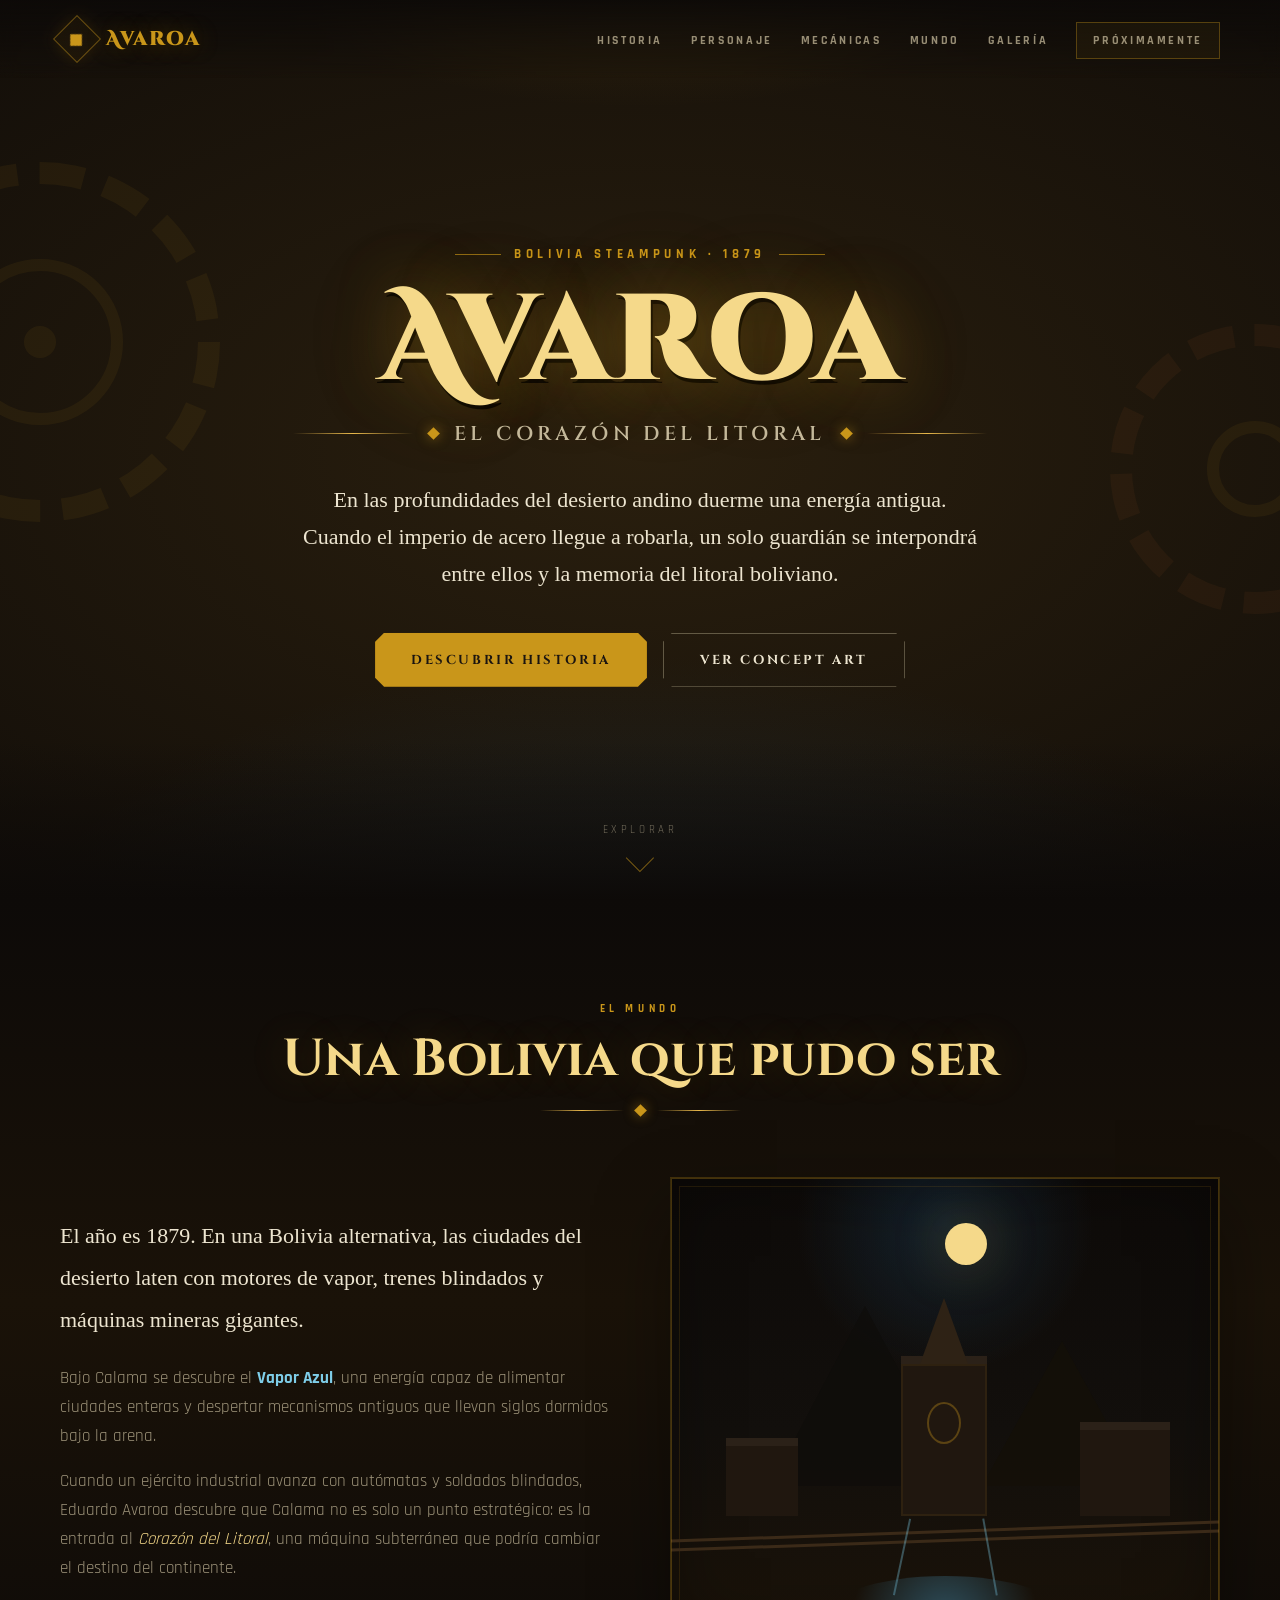
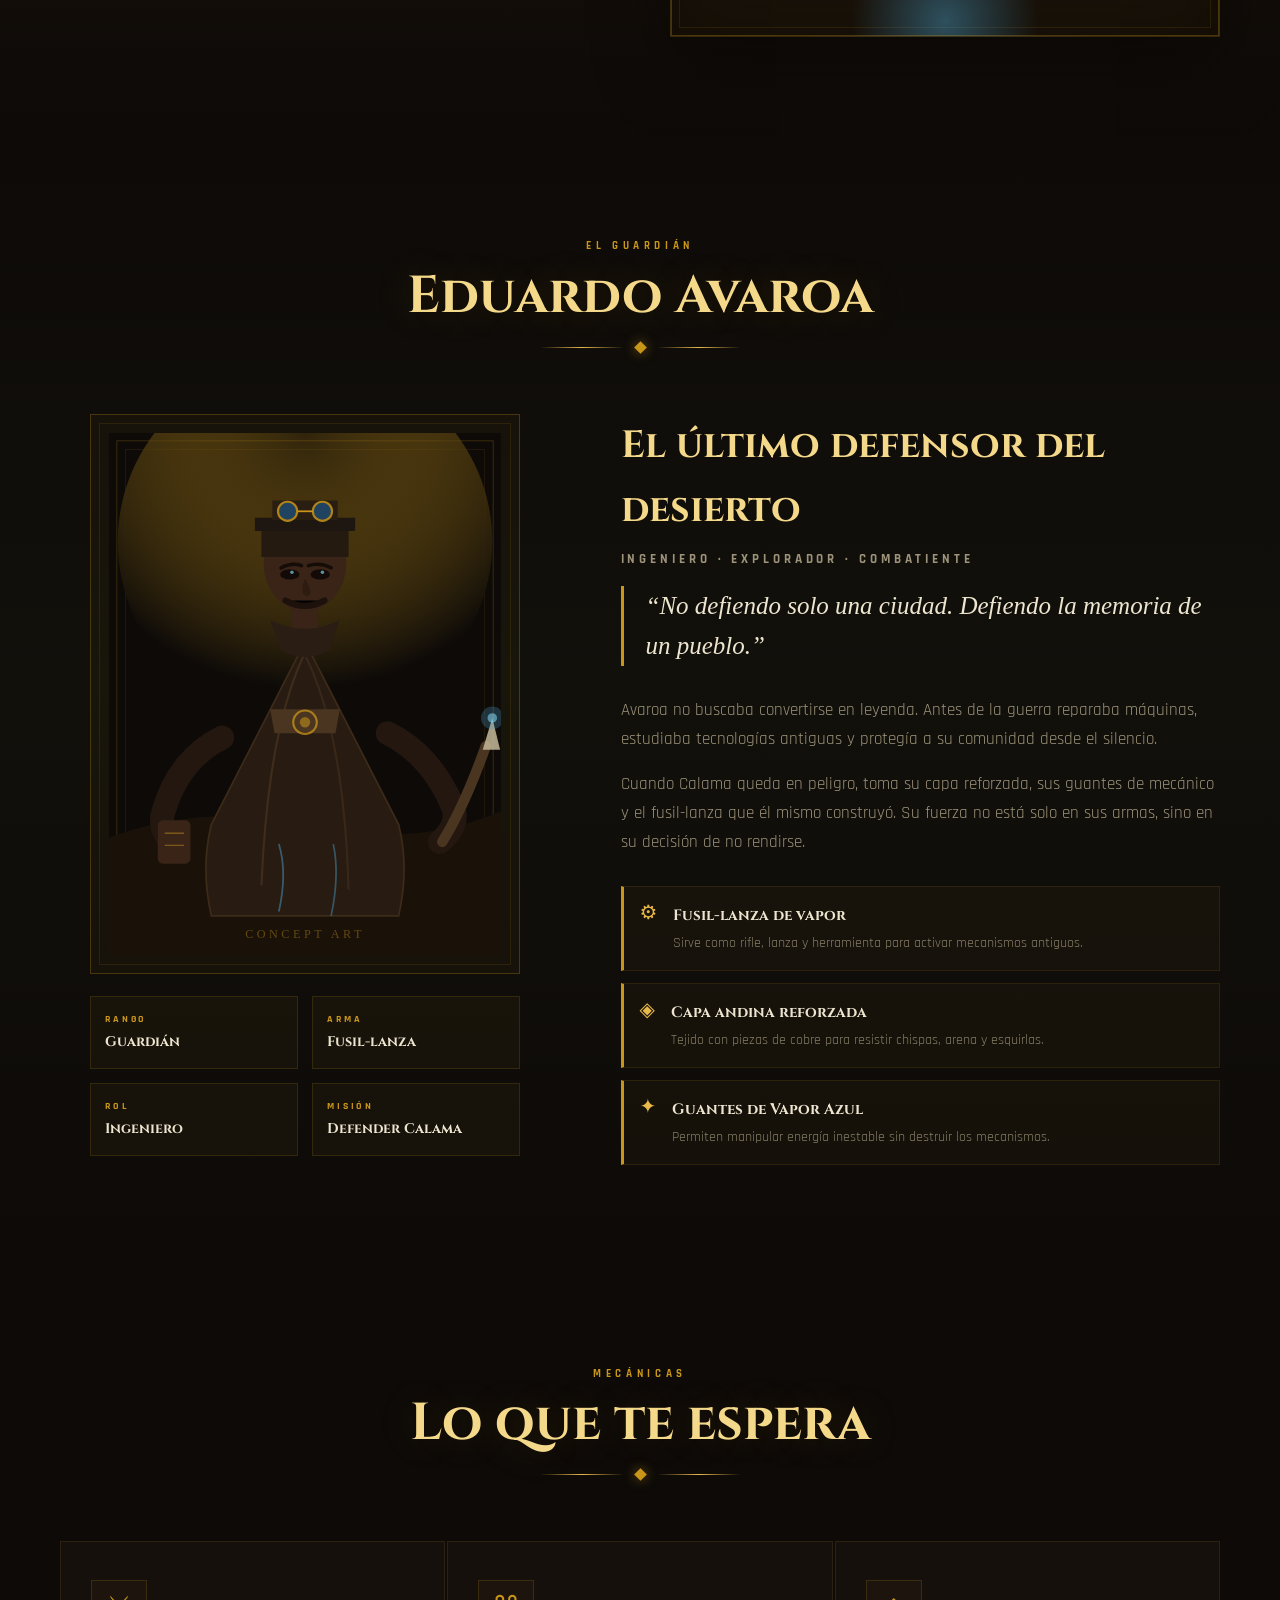
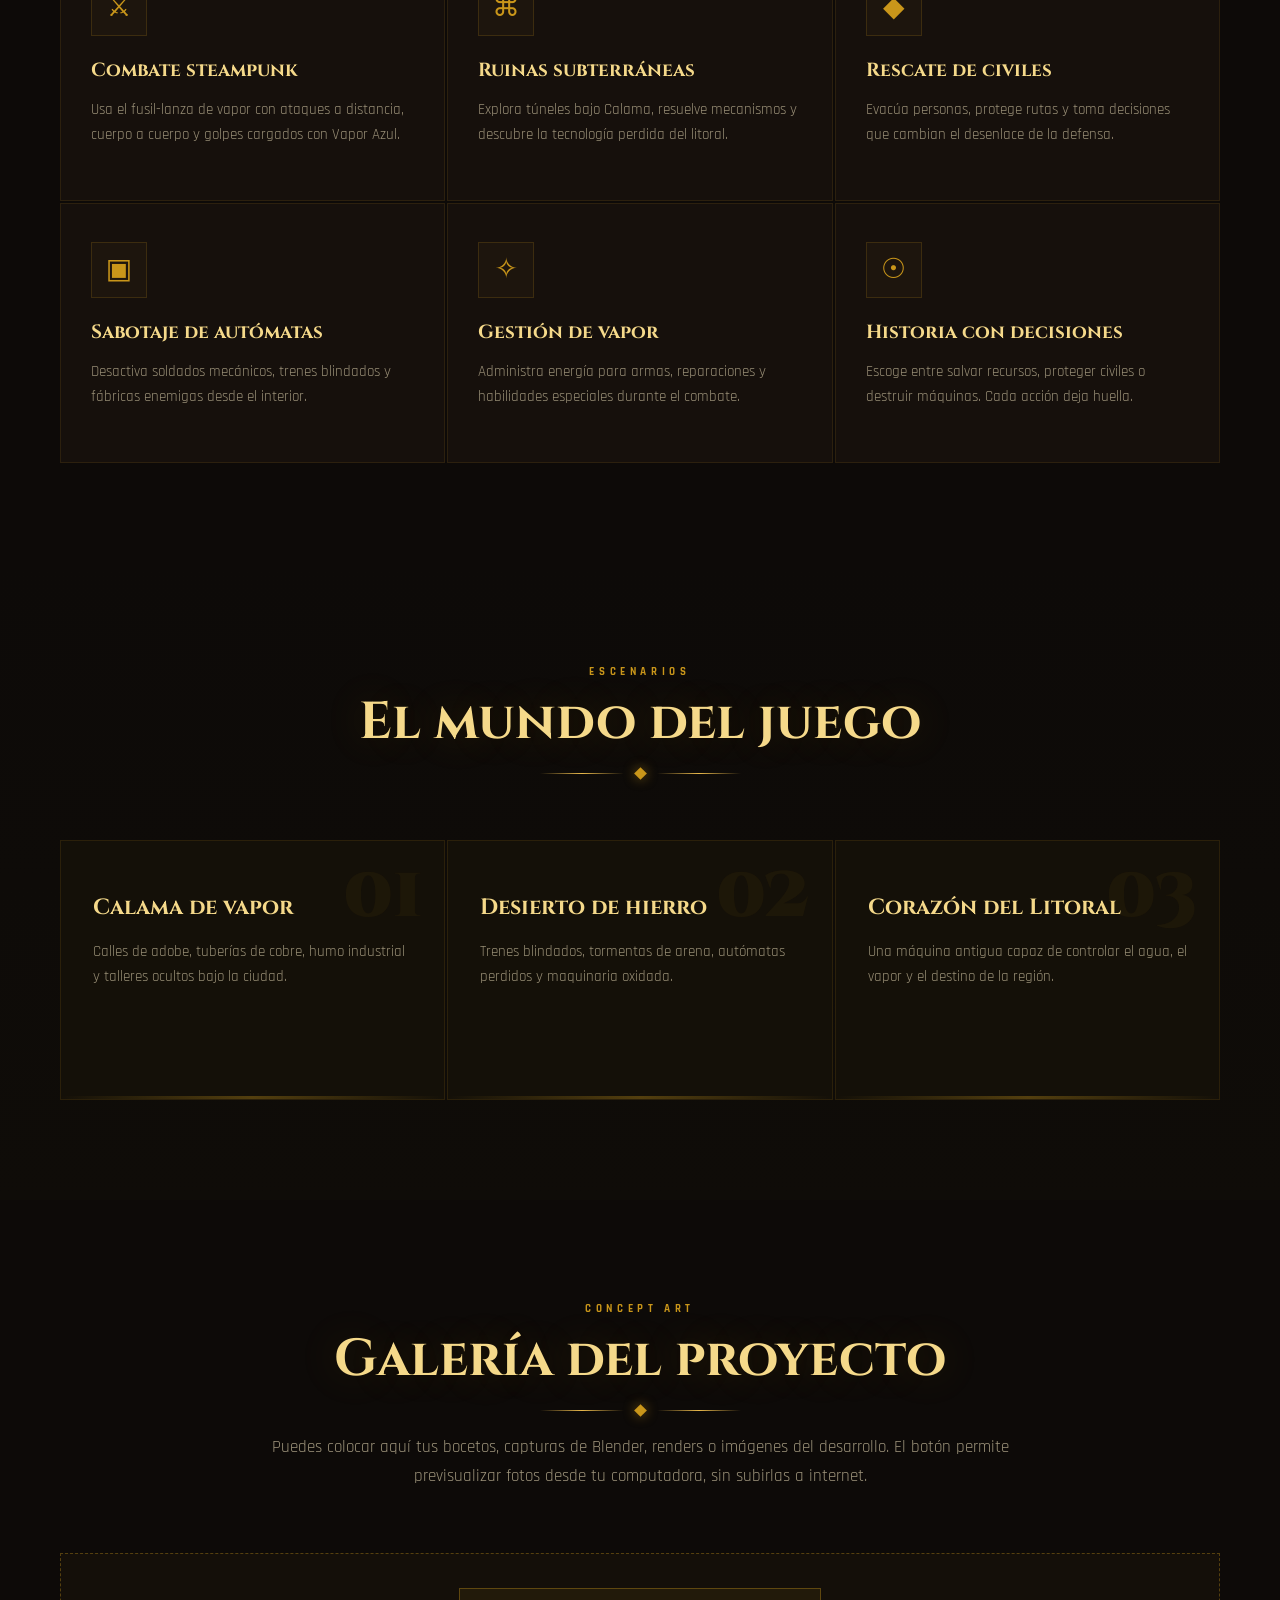
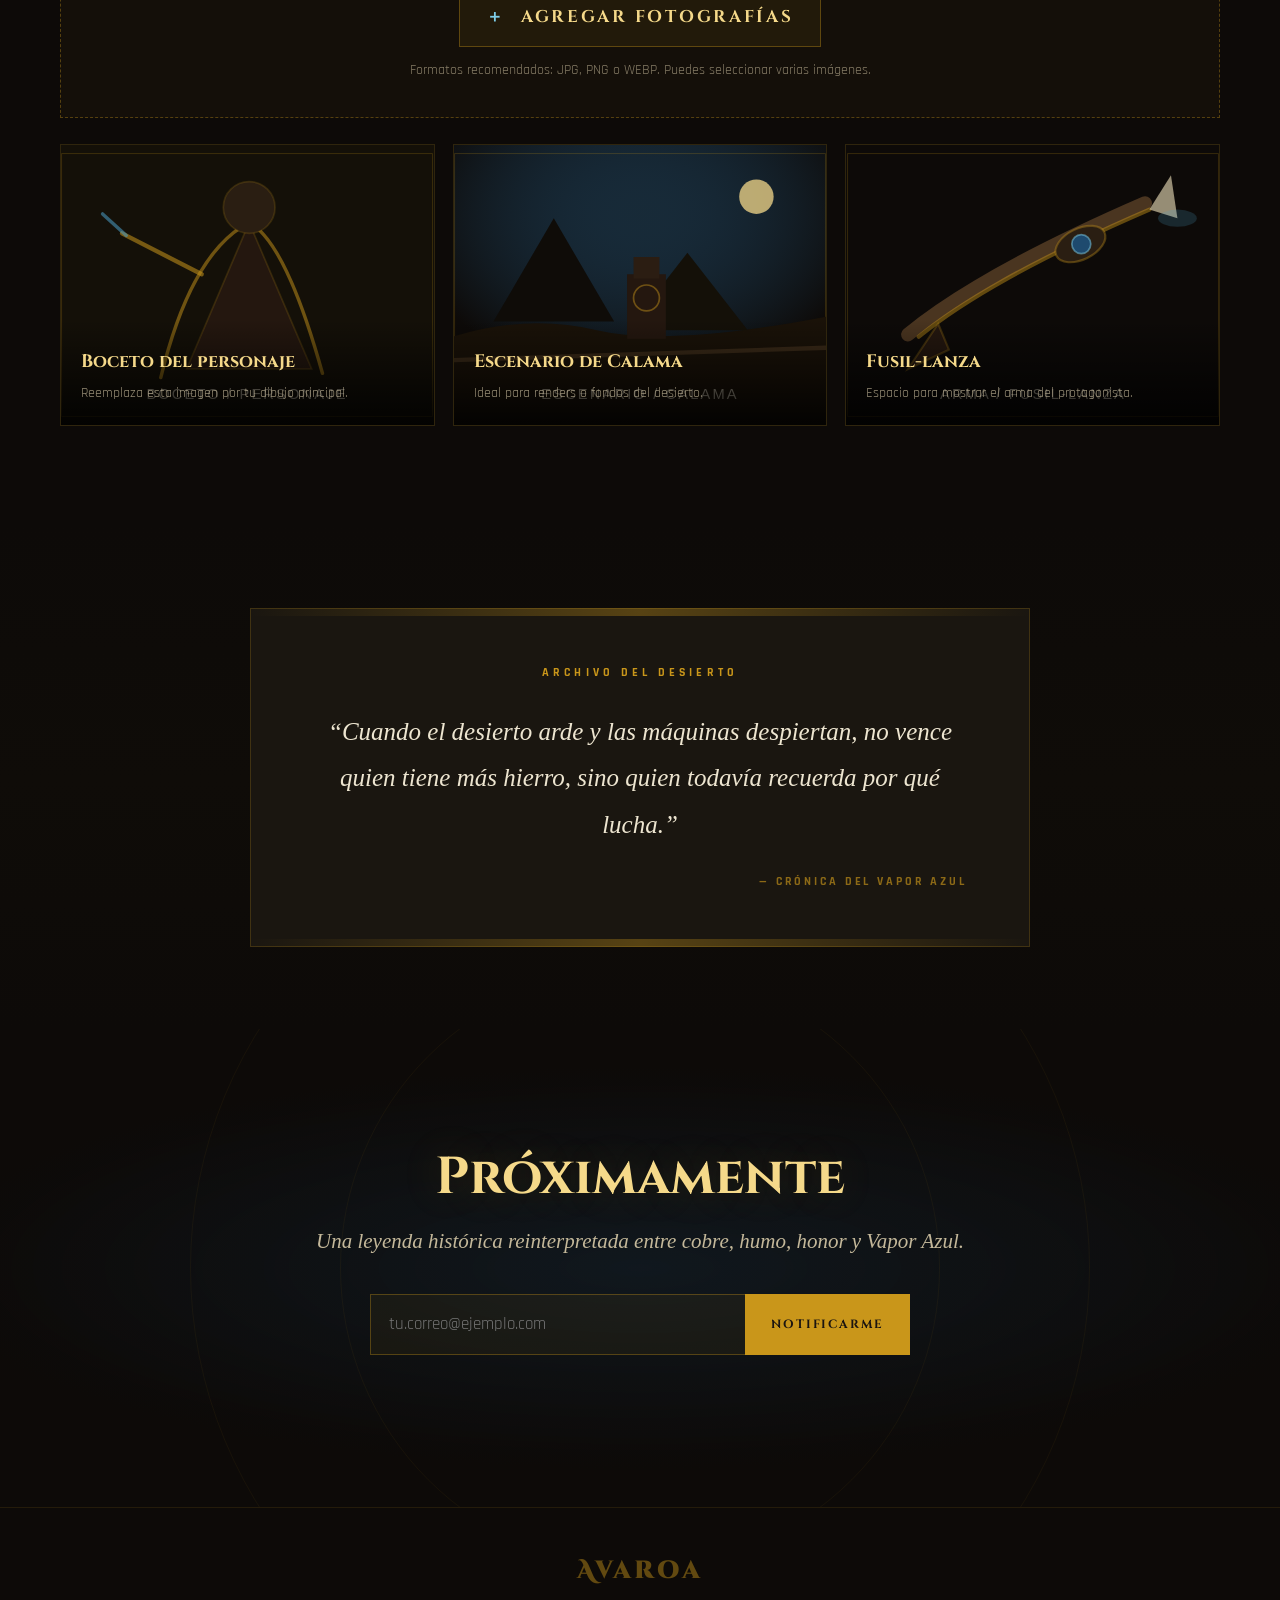
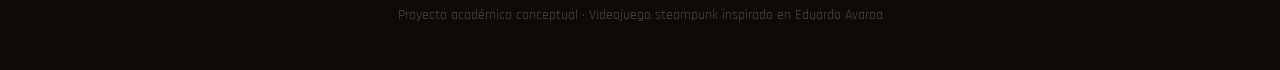
<file: index.html>
<!DOCTYPE html>
<html lang="es">
<head>
  <meta charset="UTF-8" />
  <meta name="viewport" content="width=device-width, initial-scale=1.0" />
  <title>Avaroa: El Corazón del Litoral</title>
  <meta name="description" content="Landing page conceptual del videojuego Avaroa: El Corazón del Litoral, una aventura steampunk inspirada en Eduardo Abaroa." />

  <!-- Fuentes: si no hay internet, el navegador usará las fuentes de respaldo. -->
  <link rel="preconnect" href="https://fonts.googleapis.com" />
  <link rel="preconnect" href="https://fonts.gstatic.com" crossorigin />
  <link href="https://fonts.googleapis.com/css2?family=Cinzel+Decorative:wght@700;900&family=Cinzel:wght@400;600;700&family=IM+Fell+English:ital@0;1&family=Rajdhani:wght@300;400;600;700&display=swap" rel="stylesheet" />

  <link rel="stylesheet" href="css/styles.css" />
</head>
<body>
  <header class="site-header" id="top">
    <nav class="navbar container" aria-label="Navegación principal">
      <a href="#inicio" class="brand" aria-label="Ir al inicio">
        <span class="brand-mark">◆</span>
        <span>Avaroa</span>
      </a>

      <button class="nav-toggle" id="navToggle" aria-label="Abrir menú" aria-expanded="false">
        <span></span>
        <span></span>
        <span></span>
      </button>

      <ul class="nav-links" id="navLinks">
        <li><a href="#historia">Historia</a></li>
        <li><a href="#personaje">Personaje</a></li>
        <li><a href="#mecanicas">Mecánicas</a></li>
        <li><a href="#mundo">Mundo</a></li>
        <li><a href="#galeria">Galería</a></li>
        <li><a href="#contacto" class="nav-cta">Próximamente</a></li>
      </ul>
    </nav>
  </header>

  <main>
    <!-- HERO -->
    <section class="hero" id="inicio">
      <div class="hero-bg"></div>
      <div class="gear gear-left" aria-hidden="true"></div>
      <div class="gear gear-right" aria-hidden="true"></div>
      <div class="steam-field" aria-hidden="true">
        <span style="--x:12%;--dur:9s;--delay:0s"></span>
        <span style="--x:24%;--dur:11s;--delay:2s"></span>
        <span style="--x:38%;--dur:8s;--delay:1s"></span>
        <span style="--x:53%;--dur:12s;--delay:3s"></span>
        <span style="--x:66%;--dur:10s;--delay:.5s"></span>
        <span style="--x:79%;--dur:9s;--delay:4s"></span>
        <span style="--x:90%;--dur:13s;--delay:1.5s"></span>
      </div>

      <div class="container hero-content reveal">
        <p class="eyebrow">Bolivia Steampunk · 1879</p>
        <h1>Avaroa</h1>
        <div class="title-divider">
          <span></span><i></i><strong>El Corazón del Litoral</strong><i></i><span></span>
        </div>
        <p class="hero-description">
          En las profundidades del desierto andino duerme una energía antigua. Cuando el imperio de acero llegue a robarla, un solo guardián se interpondrá entre ellos y la memoria del litoral boliviano.
        </p>
        <div class="hero-actions">
          <a href="#historia" class="btn btn-primary">Descubrir historia</a>
          <a href="#galeria" class="btn btn-secondary">Ver concept art</a>
        </div>
      </div>

      <a class="scroll-hint" href="#historia" aria-label="Bajar a la historia">
        <span>Explorar</span>
        <b></b>
      </a>
    </section>

    <!-- HISTORIA -->
    <section class="section story-section" id="historia">
      <div class="container">
        <div class="section-header reveal">
          <span class="section-label">El mundo</span>
          <h2>Una Bolivia que pudo ser</h2>
          <div class="ornament"><span></span><i></i><span></span></div>
        </div>

        <div class="story-grid">
          <article class="story-text reveal">
            <p class="lead">
              El año es 1879. En una Bolivia alternativa, las ciudades del desierto laten con motores de vapor, trenes blindados y máquinas mineras gigantes.
            </p>
            <p>
              Bajo Calama se descubre el <strong>Vapor Azul</strong>, una energía capaz de alimentar ciudades enteras y despertar mecanismos antiguos que llevan siglos dormidos bajo la arena.
            </p>
            <p>
              Cuando un ejército industrial avanza con autómatas y soldados blindados, Eduardo Avaroa descubre que Calama no es solo un punto estratégico: es la entrada al <em>Corazón del Litoral</em>, una máquina subterránea que podría cambiar el destino del continente.
            </p>
          </article>

          <aside class="world-card reveal" aria-label="Ilustración conceptual de Calama steampunk">
            <div class="moon"></div>
            <div class="mountain mountain-one"></div>
            <div class="mountain mountain-two"></div>
            <div class="city city-left"></div>
            <div class="city city-center"></div>
            <div class="city city-right"></div>
            <div class="rail"></div>
            <div class="blue-crack crack-one"></div>
            <div class="blue-crack crack-two"></div>
            <div class="blue-core"></div>
          </aside>
        </div>
      </div>
    </section>

    <!-- PERSONAJE -->
    <section class="section character-section" id="personaje">
      <div class="container">
        <div class="section-header reveal">
          <span class="section-label">El guardián</span>
          <h2>Eduardo Avaroa</h2>
          <div class="ornament"><span></span><i></i><span></span></div>
        </div>

        <div class="character-grid">
          <div class="portrait-panel reveal">
            <div class="portrait-frame">
              <img src="assets/img/personaje-placeholder.svg" alt="Ilustración conceptual del personaje Eduardo Avaroa" />
            </div>
            <div class="character-stats">
              <div><small>Rango</small><strong>Guardián</strong></div>
              <div><small>Arma</small><strong>Fusil-lanza</strong></div>
              <div><small>Rol</small><strong>Ingeniero</strong></div>
              <div><small>Misión</small><strong>Defender Calama</strong></div>
            </div>
          </div>

          <article class="character-info reveal">
            <h3>El último defensor del desierto</h3>
            <p class="role">Ingeniero · Explorador · Combatiente</p>
            <blockquote>
              “No defiendo solo una ciudad. Defiendo la memoria de un pueblo.”
            </blockquote>
            <p>
              Avaroa no buscaba convertirse en leyenda. Antes de la guerra reparaba máquinas, estudiaba tecnologías antiguas y protegía a su comunidad desde el silencio.
            </p>
            <p>
              Cuando Calama queda en peligro, toma su capa reforzada, sus guantes de mecánico y el fusil-lanza que él mismo construyó. Su fuerza no está solo en sus armas, sino en su decisión de no rendirse.
            </p>

            <div class="equipment-list">
              <div class="equipment-item">
                <span>⚙</span>
                <div><strong>Fusil-lanza de vapor</strong><p>Sirve como rifle, lanza y herramienta para activar mecanismos antiguos.</p></div>
              </div>
              <div class="equipment-item">
                <span>◈</span>
                <div><strong>Capa andina reforzada</strong><p>Tejido con piezas de cobre para resistir chispas, arena y esquirlas.</p></div>
              </div>
              <div class="equipment-item">
                <span>✦</span>
                <div><strong>Guantes de Vapor Azul</strong><p>Permiten manipular energía inestable sin destruir los mecanismos.</p></div>
              </div>
            </div>
          </article>
        </div>
      </div>
    </section>

    <!-- MECÁNICAS -->
    <section class="section features-section" id="mecanicas">
      <div class="container">
        <div class="section-header reveal">
          <span class="section-label">Mecánicas</span>
          <h2>Lo que te espera</h2>
          <div class="ornament"><span></span><i></i><span></span></div>
        </div>

        <div class="features-grid">
          <article class="feature-card reveal">
            <span class="feature-icon">⚔</span>
            <h3>Combate steampunk</h3>
            <p>Usa el fusil-lanza de vapor con ataques a distancia, cuerpo a cuerpo y golpes cargados con Vapor Azul.</p>
          </article>
          <article class="feature-card reveal">
            <span class="feature-icon">⌘</span>
            <h3>Ruinas subterráneas</h3>
            <p>Explora túneles bajo Calama, resuelve mecanismos y descubre la tecnología perdida del litoral.</p>
          </article>
          <article class="feature-card reveal">
            <span class="feature-icon">◆</span>
            <h3>Rescate de civiles</h3>
            <p>Evacúa personas, protege rutas y toma decisiones que cambian el desenlace de la defensa.</p>
          </article>
          <article class="feature-card reveal">
            <span class="feature-icon">▣</span>
            <h3>Sabotaje de autómatas</h3>
            <p>Desactiva soldados mecánicos, trenes blindados y fábricas enemigas desde el interior.</p>
          </article>
          <article class="feature-card reveal">
            <span class="feature-icon">✧</span>
            <h3>Gestión de vapor</h3>
            <p>Administra energía para armas, reparaciones y habilidades especiales durante el combate.</p>
          </article>
          <article class="feature-card reveal">
            <span class="feature-icon">☉</span>
            <h3>Historia con decisiones</h3>
            <p>Escoge entre salvar recursos, proteger civiles o destruir máquinas. Cada acción deja huella.</p>
          </article>
        </div>
      </div>
    </section>

    <!-- MUNDO -->
    <section class="section world-section" id="mundo">
      <div class="container">
        <div class="section-header reveal">
          <span class="section-label">Escenarios</span>
          <h2>El mundo del juego</h2>
          <div class="ornament"><span></span><i></i><span></span></div>
        </div>

        <div class="world-panels">
          <article class="world-panel reveal">
            <small>01</small>
            <h3>Calama de vapor</h3>
            <p>Calles de adobe, tuberías de cobre, humo industrial y talleres ocultos bajo la ciudad.</p>
          </article>
          <article class="world-panel reveal">
            <small>02</small>
            <h3>Desierto de hierro</h3>
            <p>Trenes blindados, tormentas de arena, autómatas perdidos y maquinaria oxidada.</p>
          </article>
          <article class="world-panel reveal">
            <small>03</small>
            <h3>Corazón del Litoral</h3>
            <p>Una máquina antigua capaz de controlar el agua, el vapor y el destino de la región.</p>
          </article>
        </div>
      </div>
    </section>

    <!-- GALERÍA CON ESPACIO PARA FOTOS -->
    <section class="section gallery-section" id="galeria">
      <div class="container">
        <div class="section-header reveal">
          <span class="section-label">Concept art</span>
          <h2>Galería del proyecto</h2>
          <div class="ornament"><span></span><i></i><span></span></div>
          <p class="section-description">
            Puedes colocar aquí tus bocetos, capturas de Blender, renders o imágenes del desarrollo. El botón permite previsualizar fotos desde tu computadora, sin subirlas a internet.
          </p>
        </div>

        <div class="gallery-layout">
          <div class="upload-box reveal">
            <input type="file" id="photoInput" accept="image/*" multiple hidden />
            <button class="upload-button" id="uploadButton" type="button">
              <span>＋</span>
              Agregar fotografías
            </button>
            <p>Formatos recomendados: JPG, PNG o WEBP. Puedes seleccionar varias imágenes.</p>
          </div>

          <div class="gallery-grid" id="galleryGrid">
            <article class="gallery-item reveal">
              <img src="assets/img/boceto-placeholder.svg" alt="Espacio para boceto del personaje" />
              <div><strong>Boceto del personaje</strong><span>Reemplaza esta imagen por tu dibujo principal.</span></div>
            </article>
            <article class="gallery-item reveal">
              <img src="assets/img/escenario-placeholder.svg" alt="Espacio para escenario de Calama" />
              <div><strong>Escenario de Calama</strong><span>Ideal para renders o fondos del desierto.</span></div>
            </article>
            <article class="gallery-item reveal">
              <img src="assets/img/arma-placeholder.svg" alt="Espacio para arma steampunk" />
              <div><strong>Fusil-lanza</strong><span>Espacio para mostrar el arma del protagonista.</span></div>
            </article>
          </div>
        </div>
      </div>
    </section>

    <!-- CITA / LORE -->
    <section class="lore-section">
      <div class="container">
        <article class="lore-scroll reveal">
          <p class="lore-label">Archivo del desierto</p>
          <p class="lore-text">
            “Cuando el desierto arde y las máquinas despiertan, no vence quien tiene más hierro, sino quien todavía recuerda por qué lucha.”
          </p>
          <p class="lore-author">— Crónica del Vapor Azul</p>
        </article>
      </div>
    </section>

    <!-- CONTACTO / CTA -->
    <section class="cta-section" id="contacto">
      <div class="container cta-inner reveal">
        <h2>Próximamente</h2>
        <p>Una leyenda histórica reinterpretada entre cobre, humo, honor y Vapor Azul.</p>
        <form class="notify-form" id="notifyForm">
          <input type="email" id="emailInput" placeholder="tu.correo@ejemplo.com" aria-label="Correo electrónico" />
          <button type="submit">Notificarme</button>
        </form>
        <p class="form-message" id="formMessage" aria-live="polite"></p>
      </div>
    </section>
  </main>

  <footer class="footer">
    <div class="container">
      <p class="footer-logo">Avaroa</p>
      <p>Proyecto académico conceptual · Videojuego steampunk inspirado en Eduardo Avaroa</p>
    </div>
  </footer>

  <script src="js/script.js"></script>
</body>
</html>
</file>
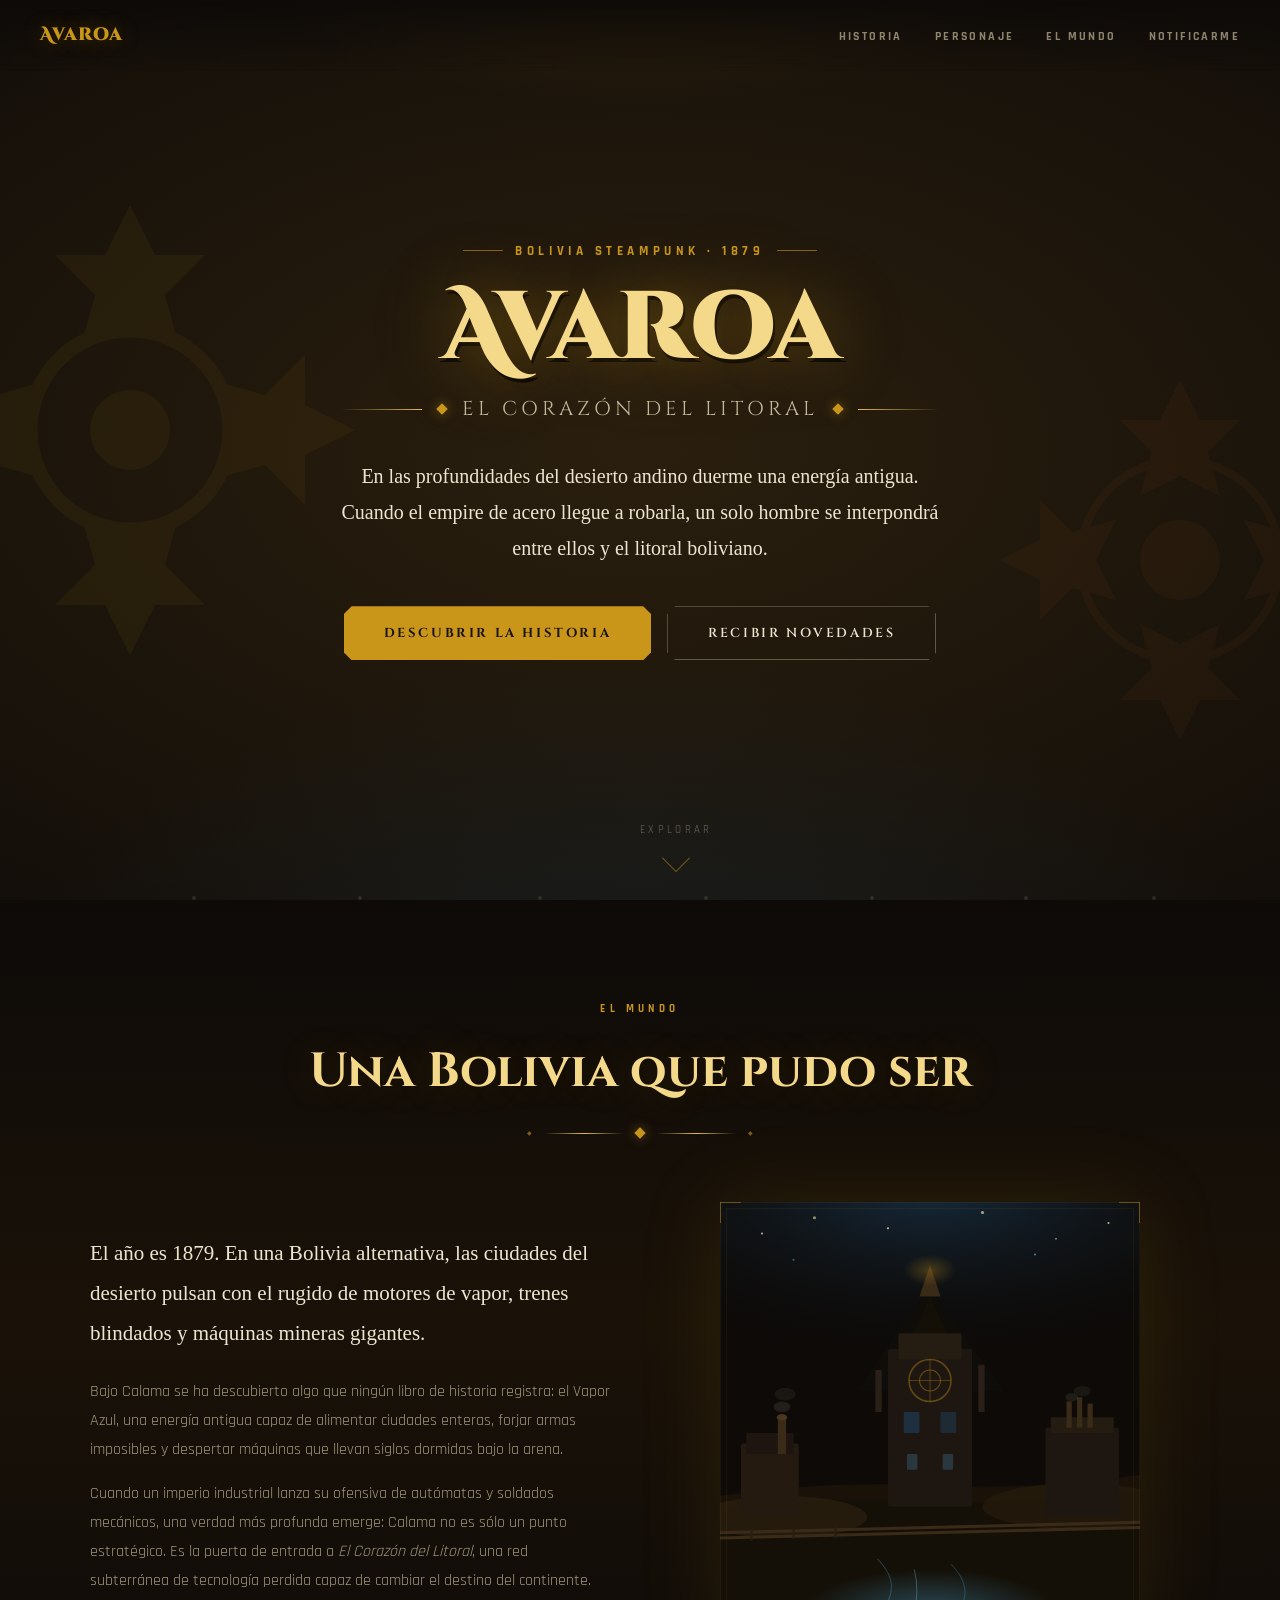
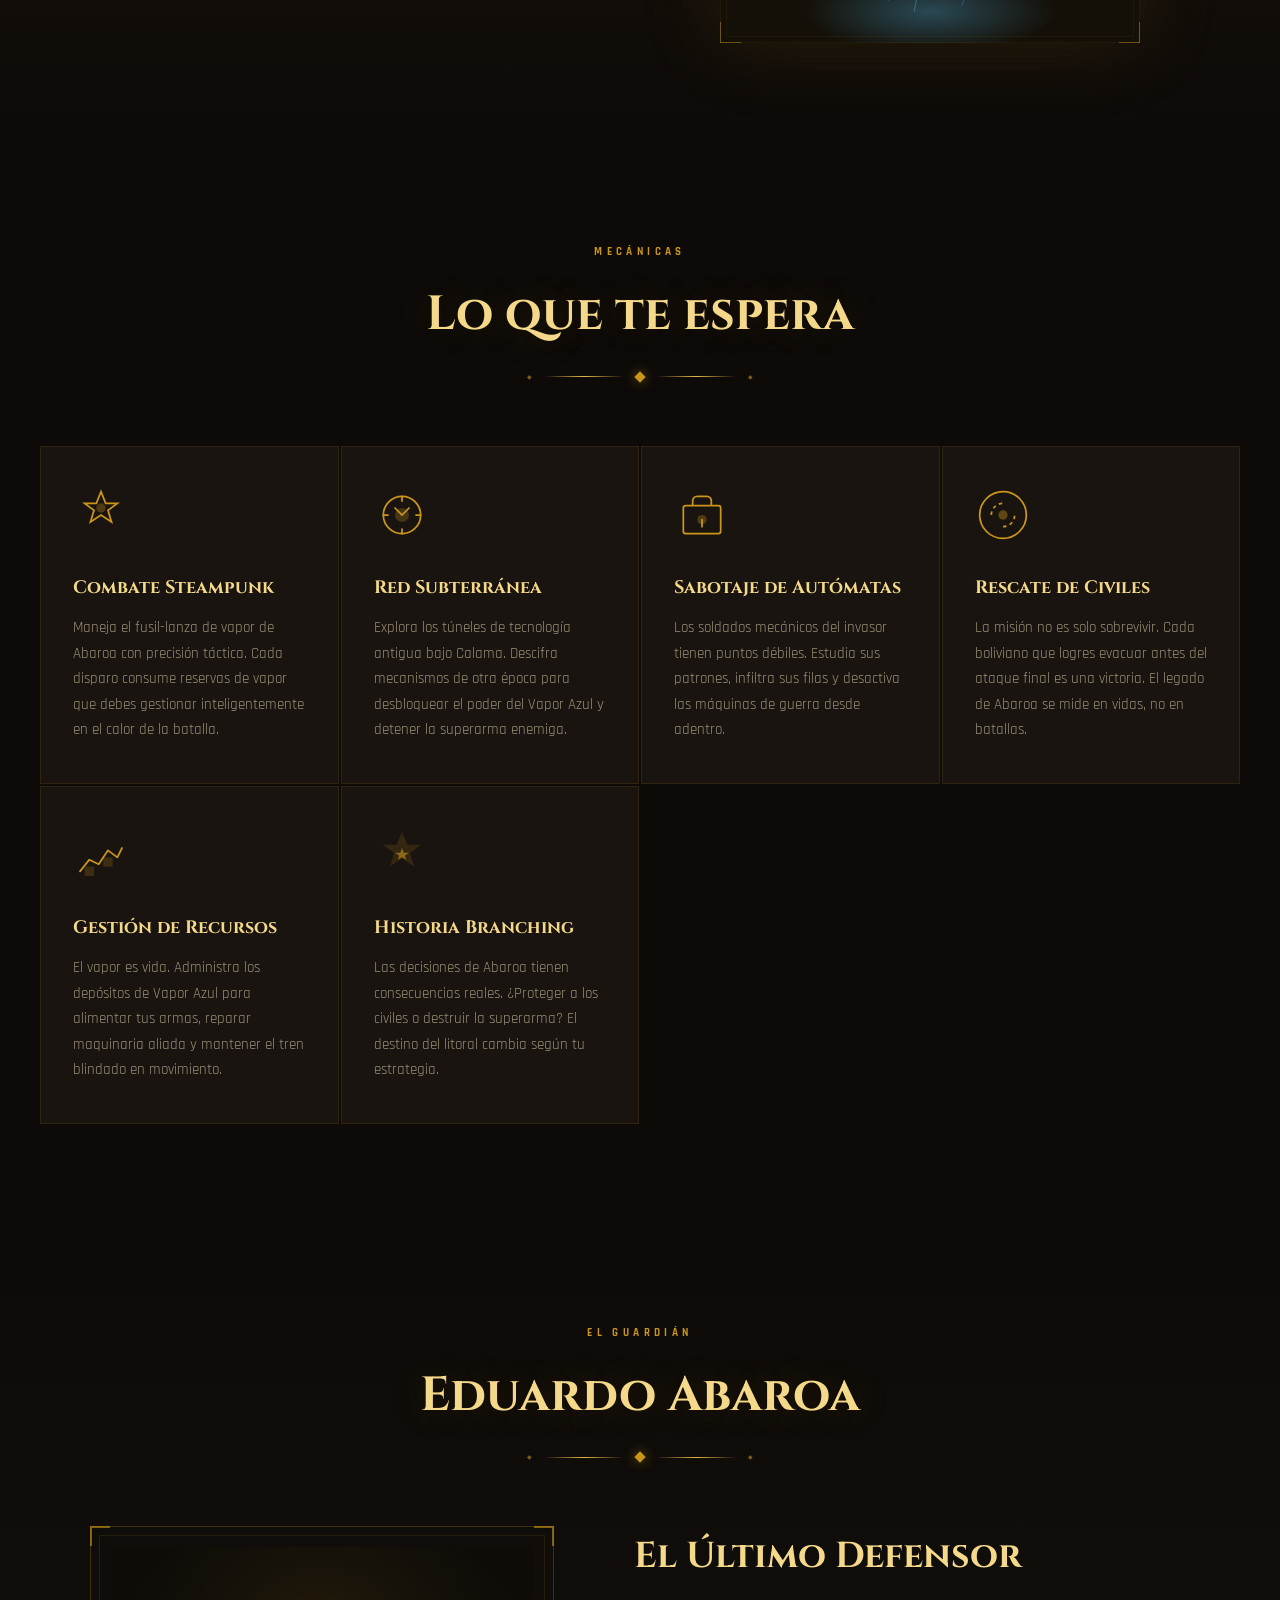
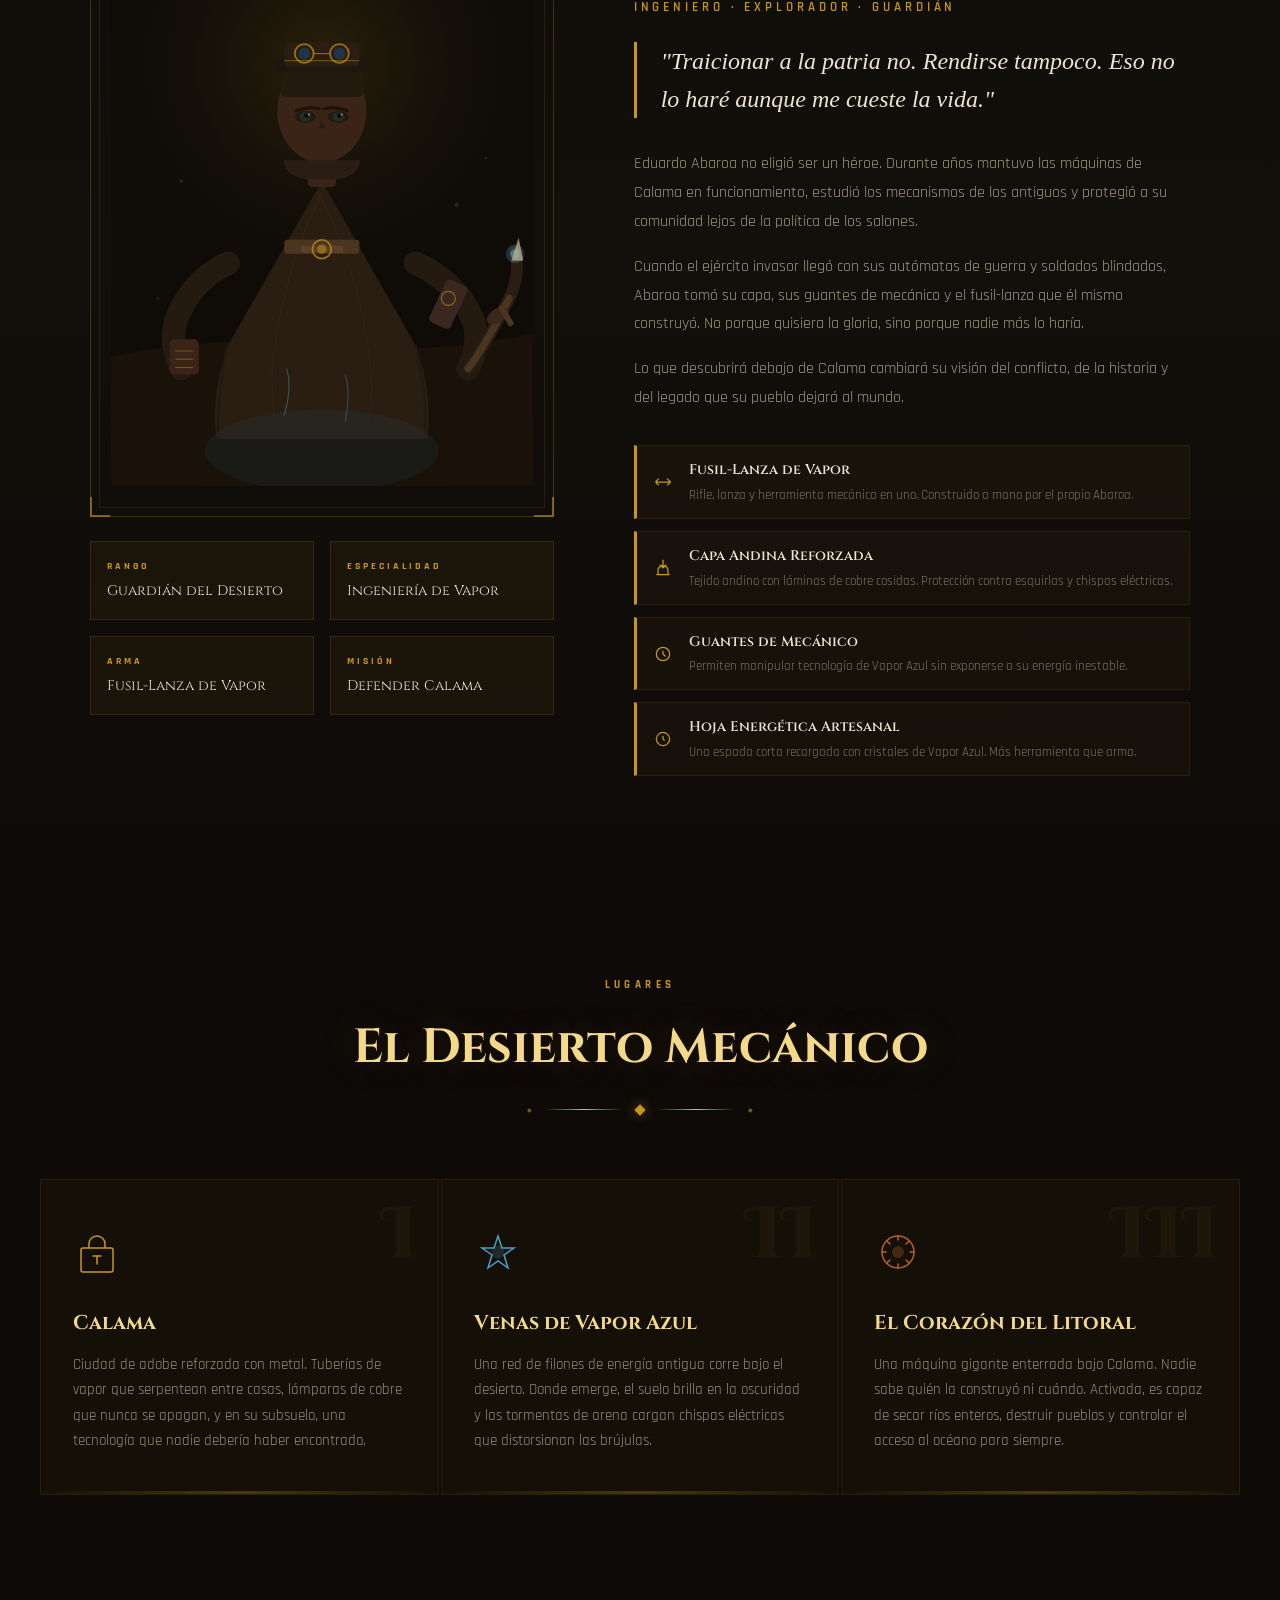
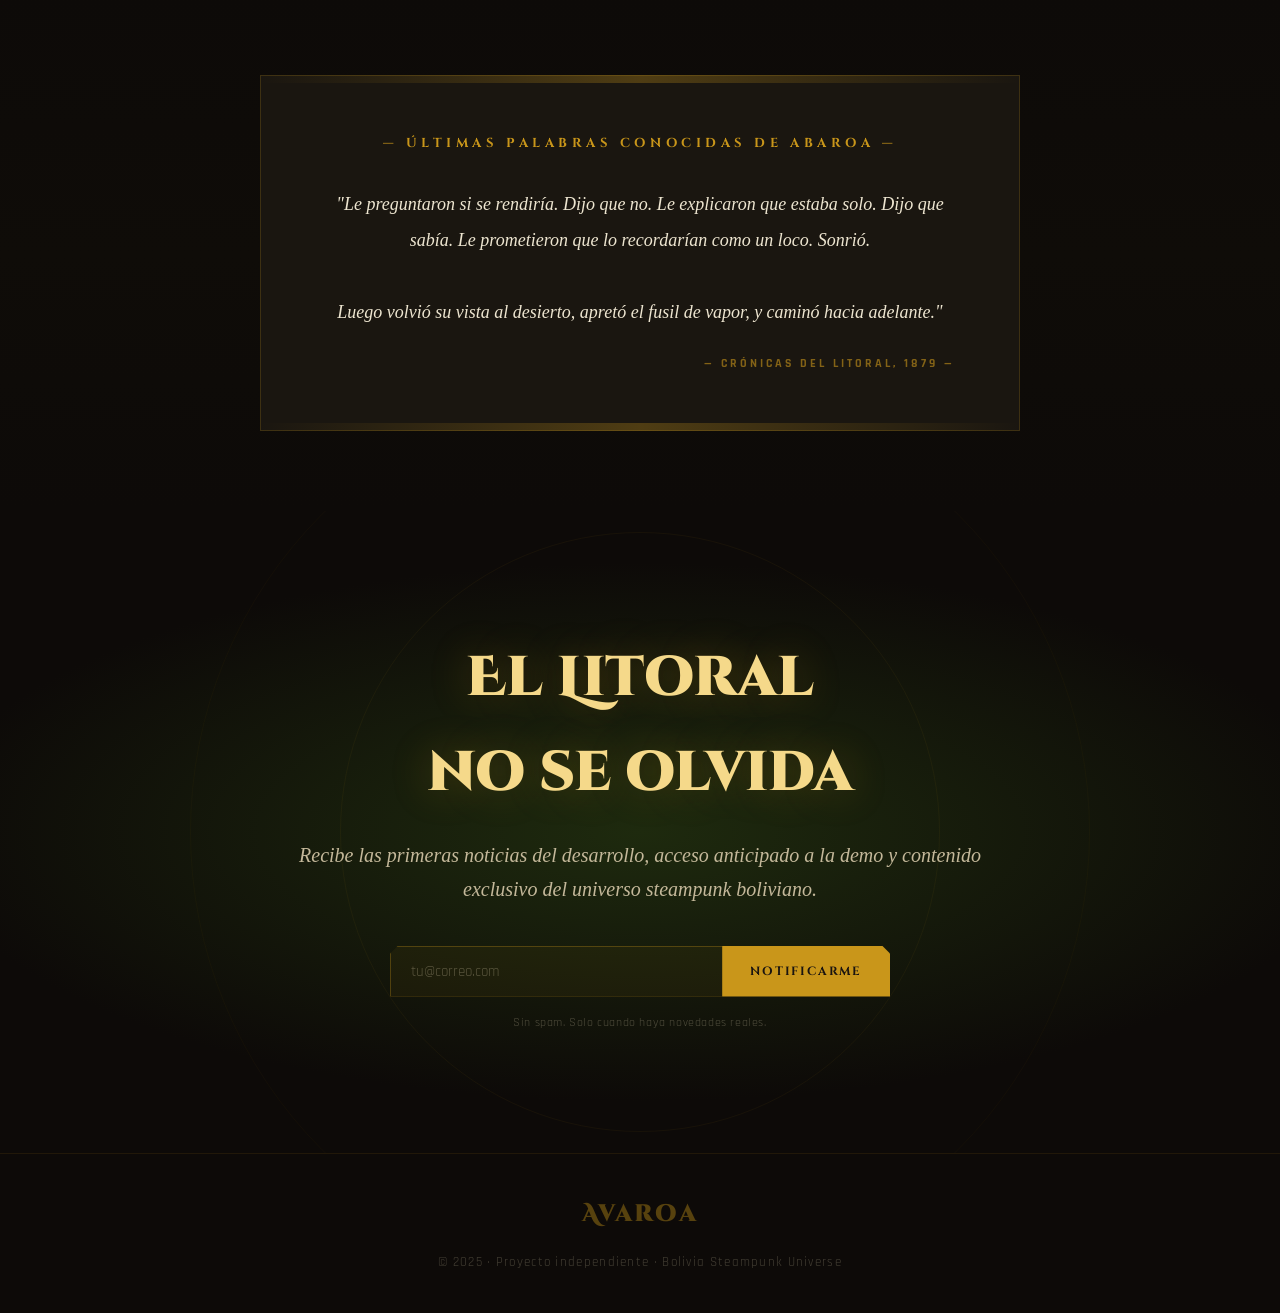
<file: avaroa_landing.html>
<!DOCTYPE html>
<html lang="es">
<head>
<meta charset="UTF-8">
<meta name="viewport" content="width=device-width, initial-scale=1.0">
<title>Avaroa: El Corazón del Litoral</title>
<link href="https://fonts.googleapis.com/css2?family=Cinzel+Decorative:wght@700;900&family=Cinzel:wght@400;600;700&family=IM+Fell+English:ital@0;1&family=Rajdhani:wght@300;400;600;700&display=swap" rel="stylesheet">
<style>
  *, *::before, *::after { margin: 0; padding: 0; box-sizing: border-box; }

  :root {
    --gold: #C9961A;
    --gold-light: #E8B84B;
    --gold-pale: #F5D98A;
    --copper: #B5612A;
    --copper-dark: #7A3D18;
    --rust: #8B3A1E;
    --steam: #C4B89A;
    --steam-light: #EDE5D0;
    --smoke: #4A4035;
    --dark: #1A1410;
    --darker: #0D0A08;
    --blue-vapor: #1E4A6E;
    --blue-light: #4A9EC8;
    --blue-glow: #7ECDE8;
    --sand: #D4A843;
    --parchment: #F0E6C8;
    --ink: #1E1812;
  }

  html { scroll-behavior: smooth; }

  body {
    background-color: var(--darker);
    color: var(--steam-light);
    font-family: 'Rajdhani', sans-serif;
    font-size: 17px;
    line-height: 1.7;
    overflow-x: hidden;
  }

  /* NOISE TEXTURE OVERLAY */
  body::before {
    content: '';
    position: fixed;
    inset: 0;
    background-image: url("data:image/svg+xml,%3Csvg viewBox='0 0 256 256' xmlns='http://www.w3.org/2000/svg'%3E%3Cfilter id='n'%3E%3CfeTurbulence type='fractalNoise' baseFrequency='0.9' numOctaves='4' stitchTiles='stitch'/%3E%3C/filter%3E%3Crect width='100%25' height='100%25' filter='url(%23n)' opacity='0.04'/%3E%3C/svg%3E");
    pointer-events: none;
    z-index: 0;
    opacity: 0.3;
  }

  /* HERO */
  .hero {
    position: relative;
    min-height: 100vh;
    display: flex;
    flex-direction: column;
    align-items: center;
    justify-content: center;
    overflow: hidden;
    padding: 60px 20px;
  }

  .hero-bg {
    position: absolute;
    inset: 0;
    background:
      radial-gradient(ellipse 80% 60% at 50% 110%, #1E4A6E33 0%, transparent 60%),
      radial-gradient(ellipse 60% 40% at 50% -10%, #C9961A22 0%, transparent 55%),
      radial-gradient(ellipse 100% 80% at 50% 50%, #2A1F0E 0%, #0D0A08 100%);
    z-index: 0;
  }

  /* ANIMATED GEAR SVG decorations */
  .gear-deco {
    position: absolute;
    opacity: 0.06;
    z-index: 0;
  }
  .gear-deco.left { left: -120px; top: 20%; animation: spin-slow 60s linear infinite; }
  .gear-deco.right { right: -100px; top: 40%; animation: spin-slow 45s linear infinite reverse; }
  .gear-deco.top-right { right: 5%; top: 5%; animation: spin-slow 80s linear infinite; }

  @keyframes spin-slow { from { transform: rotate(0deg); } to { transform: rotate(360deg); } }

  /* STEAM PARTICLES */
  .steam-container {
    position: absolute;
    bottom: 0; left: 0; right: 0;
    height: 40%;
    z-index: 0;
    pointer-events: none;
    overflow: hidden;
  }

  .steam-puff {
    position: absolute;
    bottom: 0;
    width: 4px;
    height: 4px;
    border-radius: 50%;
    background: rgba(196, 184, 154, 0.15);
    animation: rise var(--dur, 8s) ease-out var(--del, 0s) infinite;
    transform-origin: bottom center;
  }

  @keyframes rise {
    0% { transform: translateY(0) scale(1); opacity: 0.3; }
    50% { transform: translateY(-200px) scale(6); opacity: 0.1; }
    100% { transform: translateY(-400px) scale(12); opacity: 0; }
  }

  .hero-content {
    position: relative;
    z-index: 2;
    text-align: center;
    max-width: 900px;
  }

  .hero-eyebrow {
    font-family: 'Rajdhani', sans-serif;
    font-size: 13px;
    font-weight: 700;
    letter-spacing: 0.35em;
    text-transform: uppercase;
    color: var(--gold);
    margin-bottom: 24px;
    display: flex;
    align-items: center;
    justify-content: center;
    gap: 12px;
    opacity: 0;
    animation: fadeDown 0.8s ease forwards 0.3s;
  }

  .hero-eyebrow::before, .hero-eyebrow::after {
    content: '';
    display: block;
    width: 40px;
    height: 1px;
    background: var(--gold);
    opacity: 0.6;
  }

  .hero-title {
    font-family: 'Cinzel Decorative', serif;
    font-size: clamp(48px, 9vw, 96px);
    font-weight: 900;
    line-height: 0.9;
    letter-spacing: -0.02em;
    color: var(--gold-pale);
    text-shadow:
      0 0 60px rgba(201, 150, 26, 0.4),
      0 0 120px rgba(201, 150, 26, 0.15),
      2px 4px 0 rgba(0,0,0,0.8);
    opacity: 0;
    animation: fadeDown 1s ease forwards 0.5s;
  }

  .hero-subtitle-divider {
    display: flex;
    align-items: center;
    gap: 16px;
    justify-content: center;
    margin: 20px 0;
    opacity: 0;
    animation: fadeDown 0.8s ease forwards 0.8s;
  }

  .divider-line {
    flex: 1;
    max-width: 120px;
    height: 1px;
    background: linear-gradient(to right, transparent, var(--gold-light));
  }
  .divider-line.right { background: linear-gradient(to left, transparent, var(--gold-light)); }

  .divider-gem {
    width: 8px;
    height: 8px;
    background: var(--gold);
    transform: rotate(45deg);
    box-shadow: 0 0 12px rgba(201, 150, 26, 0.6);
  }

  .hero-sub {
    font-family: 'Cinzel', serif;
    font-size: clamp(14px, 2.5vw, 20px);
    letter-spacing: 0.2em;
    text-transform: uppercase;
    color: var(--steam);
    opacity: 0;
    animation: fadeDown 0.8s ease forwards 0.8s;
  }

  .hero-description {
    font-family: 'IM Fell English', serif;
    font-size: clamp(16px, 2vw, 20px);
    color: var(--steam-light);
    max-width: 600px;
    margin: 32px auto;
    line-height: 1.8;
    opacity: 0;
    animation: fadeDown 0.8s ease forwards 1.1s;
  }

  .hero-cta-group {
    display: flex;
    gap: 16px;
    justify-content: center;
    flex-wrap: wrap;
    margin-top: 40px;
    opacity: 0;
    animation: fadeDown 0.8s ease forwards 1.4s;
  }

  .btn-primary {
    font-family: 'Cinzel', serif;
    font-size: 13px;
    font-weight: 700;
    letter-spacing: 0.2em;
    text-transform: uppercase;
    padding: 16px 40px;
    background: var(--gold);
    color: var(--dark);
    border: none;
    cursor: pointer;
    text-decoration: none;
    position: relative;
    clip-path: polygon(8px 0%, calc(100% - 8px) 0%, 100% 8px, 100% calc(100% - 8px), calc(100% - 8px) 100%, 8px 100%, 0% calc(100% - 8px), 0% 8px);
    transition: all 0.3s ease;
  }

  .btn-primary:hover {
    background: var(--gold-pale);
    box-shadow: 0 0 30px rgba(201, 150, 26, 0.5);
    transform: translateY(-2px);
  }

  .btn-secondary {
    font-family: 'Cinzel', serif;
    font-size: 13px;
    font-weight: 600;
    letter-spacing: 0.2em;
    text-transform: uppercase;
    padding: 15px 40px;
    background: transparent;
    color: var(--steam-light);
    border: 1px solid rgba(196, 184, 154, 0.4);
    cursor: pointer;
    text-decoration: none;
    clip-path: polygon(8px 0%, calc(100% - 8px) 0%, 100% 8px, 100% calc(100% - 8px), calc(100% - 8px) 100%, 8px 100%, 0% calc(100% - 8px), 0% 8px);
    transition: all 0.3s ease;
  }

  .btn-secondary:hover {
    border-color: var(--gold);
    color: var(--gold-pale);
    transform: translateY(-2px);
  }

  .scroll-hint {
    position: absolute;
    bottom: 32px;
    left: 50%;
    transform: translateX(-50%);
    z-index: 2;
    display: flex;
    flex-direction: column;
    align-items: center;
    gap: 8px;
    opacity: 0;
    animation: fadeDown 0.8s ease forwards 2s;
  }

  .scroll-hint span {
    font-family: 'Rajdhani', sans-serif;
    font-size: 11px;
    letter-spacing: 0.3em;
    text-transform: uppercase;
    color: rgba(196, 184, 154, 0.5);
  }

  .scroll-arrow {
    width: 20px;
    height: 20px;
    border-right: 1px solid rgba(201, 150, 26, 0.5);
    border-bottom: 1px solid rgba(201, 150, 26, 0.5);
    transform: rotate(45deg);
    animation: bounce 2s ease infinite;
  }

  @keyframes bounce {
    0%, 100% { transform: rotate(45deg) translateY(0); }
    50% { transform: rotate(45deg) translateY(6px); }
  }

  @keyframes fadeDown {
    from { opacity: 0; transform: translateY(-20px); }
    to { opacity: 1; transform: translateY(0); }
  }

  /* SECTION BASE */
  section { position: relative; z-index: 1; }

  .section-header {
    text-align: center;
    margin-bottom: 64px;
  }

  .section-label {
    font-family: 'Rajdhani', sans-serif;
    font-size: 11px;
    font-weight: 700;
    letter-spacing: 0.4em;
    text-transform: uppercase;
    color: var(--gold);
    margin-bottom: 12px;
    display: block;
  }

  .section-title {
    font-family: 'Cinzel', serif;
    font-size: clamp(28px, 4vw, 48px);
    font-weight: 700;
    color: var(--gold-pale);
    text-shadow: 0 0 40px rgba(201, 150, 26, 0.2);
  }

  .section-line {
    display: flex;
    align-items: center;
    justify-content: center;
    gap: 12px;
    margin-top: 16px;
  }

  .section-line::before, .section-line::after {
    content: '◆';
    font-size: 6px;
    color: var(--gold);
    opacity: 0.6;
  }

  .section-line-bar {
    height: 1px;
    width: 80px;
    background: linear-gradient(to right, transparent, var(--gold-light), transparent);
  }

  /* STORY SECTION */
  .story-section {
    padding: 100px 20px;
    background: linear-gradient(180deg, var(--darker) 0%, #1A1208 50%, var(--darker) 100%);
  }

  .story-grid {
    max-width: 1100px;
    margin: 0 auto;
    display: grid;
    grid-template-columns: 1fr 1fr;
    gap: 60px;
    align-items: center;
  }

  .story-text .lead {
    font-family: 'IM Fell English', serif;
    font-size: clamp(17px, 2vw, 21px);
    color: var(--steam-light);
    line-height: 1.9;
    margin-bottom: 24px;
  }

  .story-text p {
    font-size: 16px;
    color: rgba(196, 184, 154, 0.8);
    line-height: 1.8;
    margin-bottom: 16px;
  }

  .story-illustration {
    position: relative;
    display: flex;
    align-items: center;
    justify-content: center;
  }

  .story-illustration svg {
    max-width: 420px;
    width: 100%;
    filter: drop-shadow(0 0 40px rgba(201, 150, 26, 0.12));
  }

  /* FEATURES / ELEMENTS */
  .features-section {
    padding: 100px 20px;
    background: var(--darker);
  }

  .features-grid {
    max-width: 1200px;
    margin: 0 auto;
    display: grid;
    grid-template-columns: repeat(auto-fit, minmax(260px, 1fr));
    gap: 2px;
  }

  .feature-card {
    background: #1A1410;
    padding: 40px 32px;
    border: 1px solid rgba(201, 150, 26, 0.12);
    position: relative;
    overflow: hidden;
    transition: all 0.4s ease;
  }

  .feature-card::before {
    content: '';
    position: absolute;
    top: 0; left: 0;
    width: 100%; height: 2px;
    background: linear-gradient(to right, transparent, var(--gold), transparent);
    opacity: 0;
    transition: opacity 0.4s ease;
  }

  .feature-card:hover { background: #1E1810; border-color: rgba(201, 150, 26, 0.3); }
  .feature-card:hover::before { opacity: 1; }

  .feature-icon {
    width: 56px;
    height: 56px;
    margin-bottom: 20px;
    color: var(--gold);
  }

  .feature-title {
    font-family: 'Cinzel', serif;
    font-size: 18px;
    font-weight: 700;
    color: var(--gold-pale);
    margin-bottom: 12px;
  }

  .feature-text {
    font-size: 15px;
    color: rgba(196, 184, 154, 0.75);
    line-height: 1.7;
  }

  /* CHARACTER SECTION */
  .character-section {
    padding: 100px 20px;
    background: linear-gradient(180deg, var(--darker) 0%, #12100B 50%, var(--darker) 100%);
    overflow: hidden;
  }

  .character-inner {
    max-width: 1100px;
    margin: 0 auto;
    display: grid;
    grid-template-columns: 1fr 1.2fr;
    gap: 80px;
    align-items: start;
  }

  .character-portrait {
    position: relative;
  }

  .portrait-frame {
    position: relative;
    padding: 20px;
    border: 1px solid rgba(201, 150, 26, 0.25);
  }

  .portrait-frame::before {
    content: '';
    position: absolute;
    top: 8px; left: 8px; right: 8px; bottom: 8px;
    border: 1px solid rgba(201, 150, 26, 0.12);
  }

  .portrait-corner {
    position: absolute;
    width: 20px; height: 20px;
    border-color: var(--gold);
    border-style: solid;
    opacity: 0.6;
  }
  .portrait-corner.tl { top: -1px; left: -1px; border-width: 2px 0 0 2px; }
  .portrait-corner.tr { top: -1px; right: -1px; border-width: 2px 2px 0 0; }
  .portrait-corner.bl { bottom: -1px; left: -1px; border-width: 0 0 2px 2px; }
  .portrait-corner.br { bottom: -1px; right: -1px; border-width: 0 2px 2px 0; }

  .character-stats {
    display: grid;
    grid-template-columns: 1fr 1fr;
    gap: 16px;
    margin-top: 24px;
  }

  .stat-item {
    padding: 16px;
    background: rgba(201, 150, 26, 0.06);
    border: 1px solid rgba(201, 150, 26, 0.15);
  }

  .stat-label {
    font-family: 'Rajdhani', sans-serif;
    font-size: 10px;
    font-weight: 700;
    letter-spacing: 0.3em;
    text-transform: uppercase;
    color: var(--gold);
    margin-bottom: 4px;
  }

  .stat-value {
    font-family: 'Cinzel', serif;
    font-size: 14px;
    color: var(--steam-light);
  }

  .character-info h3 {
    font-family: 'Cinzel', serif;
    font-size: clamp(24px, 3vw, 36px);
    font-weight: 700;
    color: var(--gold-pale);
    margin-bottom: 8px;
  }

  .character-role {
    font-family: 'Rajdhani', sans-serif;
    font-size: 13px;
    font-weight: 600;
    letter-spacing: 0.3em;
    text-transform: uppercase;
    color: var(--gold);
    margin-bottom: 24px;
  }

  .character-quote {
    font-family: 'IM Fell English', serif;
    font-size: clamp(18px, 2.5vw, 24px);
    font-style: italic;
    color: var(--steam-light);
    border-left: 3px solid var(--gold);
    padding-left: 24px;
    margin-bottom: 32px;
    line-height: 1.6;
  }

  .character-bio p {
    font-size: 16px;
    color: rgba(196, 184, 154, 0.8);
    line-height: 1.8;
    margin-bottom: 16px;
  }

  .equipment-list {
    margin-top: 32px;
    display: flex;
    flex-direction: column;
    gap: 12px;
  }

  .equipment-item {
    display: flex;
    align-items: center;
    gap: 16px;
    padding: 12px 16px;
    background: rgba(201, 150, 26, 0.04);
    border: 1px solid rgba(201, 150, 26, 0.1);
    border-left: 3px solid var(--gold);
    transition: all 0.3s ease;
  }

  .equipment-item:hover {
    background: rgba(201, 150, 26, 0.08);
    border-left-color: var(--gold-light);
  }

  .equipment-icon { color: var(--gold); font-size: 18px; flex-shrink: 0; }

  .equipment-name {
    font-family: 'Cinzel', serif;
    font-size: 14px;
    color: var(--steam-light);
    font-weight: 600;
  }

  .equipment-desc {
    font-size: 13px;
    color: rgba(196, 184, 154, 0.6);
    margin-top: 2px;
  }

  /* WORLD SECTION */
  .world-section {
    padding: 100px 20px;
    background: var(--darker);
  }

  .world-panels {
    max-width: 1200px;
    margin: 0 auto;
    display: grid;
    grid-template-columns: repeat(3, 1fr);
    gap: 2px;
  }

  .world-panel {
    position: relative;
    padding: 48px 32px 40px;
    background: #141008;
    border: 1px solid rgba(201, 150, 26, 0.1);
    overflow: hidden;
  }

  .world-panel::after {
    content: '';
    position: absolute;
    bottom: 0; left: 0;
    width: 100%;
    height: 3px;
    background: linear-gradient(to right, transparent, var(--gold), transparent);
    opacity: 0.3;
  }

  .world-panel-number {
    font-family: 'Cinzel Decorative', serif;
    font-size: 72px;
    font-weight: 900;
    color: rgba(201, 150, 26, 0.05);
    position: absolute;
    top: 20px; right: 20px;
    line-height: 1;
  }

  .world-panel-icon {
    width: 48px; height: 48px;
    margin-bottom: 20px;
  }

  .world-panel h3 {
    font-family: 'Cinzel', serif;
    font-size: 20px;
    font-weight: 700;
    color: var(--gold-pale);
    margin-bottom: 12px;
  }

  .world-panel p {
    font-size: 15px;
    color: rgba(196, 184, 154, 0.75);
    line-height: 1.7;
  }

  /* LORE SCROLL */
  .lore-section {
    padding: 80px 20px;
    background: linear-gradient(180deg, var(--darker) 0%, #0F0C08 50%, var(--darker) 100%);
  }

  .lore-scroll {
    max-width: 760px;
    margin: 0 auto;
    background: #1A1610;
    border: 1px solid rgba(201, 150, 26, 0.2);
    padding: 56px 64px;
    position: relative;
  }

  .lore-scroll::before, .lore-scroll::after {
    content: '';
    position: absolute;
    left: -1px; right: -1px;
    height: 8px;
    background: linear-gradient(to right, transparent, rgba(201, 150, 26, 0.3), transparent);
  }
  .lore-scroll::before { top: -1px; }
  .lore-scroll::after { bottom: -1px; }

  .lore-title {
    font-family: 'Cinzel', serif;
    font-size: 13px;
    font-weight: 700;
    letter-spacing: 0.35em;
    text-transform: uppercase;
    color: var(--gold);
    text-align: center;
    margin-bottom: 32px;
  }

  .lore-text {
    font-family: 'IM Fell English', serif;
    font-size: 18px;
    color: var(--steam-light);
    line-height: 2;
    text-align: center;
    font-style: italic;
  }

  .lore-attribution {
    font-family: 'Rajdhani', sans-serif;
    font-size: 12px;
    font-weight: 700;
    letter-spacing: 0.25em;
    text-transform: uppercase;
    color: rgba(201, 150, 26, 0.6);
    text-align: right;
    margin-top: 24px;
  }

  /* FINAL CTA */
  .cta-section {
    padding: 120px 20px;
    text-align: center;
    background: radial-gradient(ellipse 80% 60% at 50% 50%, #1E2A0E 0%, var(--darker) 70%);
    position: relative;
    overflow: hidden;
  }

  .cta-section::before {
    content: '';
    position: absolute;
    top: 50%; left: 50%;
    transform: translate(-50%, -50%);
    width: 600px; height: 600px;
    border-radius: 50%;
    border: 1px solid rgba(201, 150, 26, 0.06);
  }

  .cta-section::after {
    content: '';
    position: absolute;
    top: 50%; left: 50%;
    transform: translate(-50%, -50%);
    width: 900px; height: 900px;
    border-radius: 50%;
    border: 1px solid rgba(201, 150, 26, 0.03);
  }

  .cta-inner {
    position: relative;
    z-index: 1;
    max-width: 700px;
    margin: 0 auto;
  }

  .cta-title {
    font-family: 'Cinzel Decorative', serif;
    font-size: clamp(32px, 5vw, 56px);
    font-weight: 900;
    color: var(--gold-pale);
    text-shadow: 0 0 40px rgba(201, 150, 26, 0.3);
    margin-bottom: 16px;
  }

  .cta-text {
    font-family: 'IM Fell English', serif;
    font-size: 20px;
    color: var(--steam);
    margin-bottom: 40px;
    line-height: 1.7;
    font-style: italic;
  }

  .notify-form {
    display: flex;
    gap: 0;
    max-width: 500px;
    margin: 0 auto;
  }

  .notify-input {
    flex: 1;
    padding: 15px 20px;
    background: rgba(201, 150, 26, 0.06);
    border: 1px solid rgba(201, 150, 26, 0.3);
    border-right: none;
    color: var(--steam-light);
    font-family: 'Rajdhani', sans-serif;
    font-size: 15px;
    outline: none;
    transition: border-color 0.3s;
    clip-path: polygon(8px 0%, 100% 0%, 100% 100%, 0% 100%, 0% 8px);
  }

  .notify-input:focus { border-color: rgba(201, 150, 26, 0.6); }
  .notify-input::placeholder { color: rgba(196, 184, 154, 0.35); }

  .notify-btn {
    padding: 15px 28px;
    background: var(--gold);
    color: var(--dark);
    border: none;
    font-family: 'Cinzel', sans-serif;
    font-size: 12px;
    font-weight: 700;
    letter-spacing: 0.15em;
    text-transform: uppercase;
    cursor: pointer;
    clip-path: polygon(0% 0%, calc(100% - 8px) 0%, 100% 8px, 100% 100%, 0% 100%);
    transition: background 0.3s ease;
  }

  .notify-btn:hover { background: var(--gold-pale); }

  /* NAV */
  nav {
    position: fixed;
    top: 0; left: 0; right: 0;
    z-index: 100;
    padding: 20px 40px;
    display: flex;
    align-items: center;
    justify-content: space-between;
    background: linear-gradient(to bottom, rgba(13,10,8,0.95) 0%, transparent 100%);
    backdrop-filter: blur(4px);
  }

  .nav-logo {
    font-family: 'Cinzel Decorative', serif;
    font-size: 18px;
    font-weight: 900;
    color: var(--gold);
    text-decoration: none;
    letter-spacing: 0.05em;
    text-shadow: 0 0 20px rgba(201, 150, 26, 0.4);
  }

  .nav-links {
    display: flex;
    gap: 32px;
    list-style: none;
  }

  .nav-links a {
    font-family: 'Rajdhani', sans-serif;
    font-size: 12px;
    font-weight: 700;
    letter-spacing: 0.2em;
    text-transform: uppercase;
    color: rgba(196, 184, 154, 0.7);
    text-decoration: none;
    transition: color 0.3s;
  }

  .nav-links a:hover { color: var(--gold-light); }

  /* FOOTER */
  footer {
    padding: 40px 20px;
    border-top: 1px solid rgba(201, 150, 26, 0.1);
    text-align: center;
  }

  .footer-logo {
    font-family: 'Cinzel Decorative', serif;
    font-size: 24px;
    font-weight: 900;
    color: rgba(201, 150, 26, 0.4);
    letter-spacing: 0.1em;
    margin-bottom: 16px;
  }

  .footer-text {
    font-size: 13px;
    color: rgba(196, 184, 154, 0.3);
    letter-spacing: 0.1em;
  }

  /* RESPONSIVE */
  @media (max-width: 900px) {
    .story-grid, .character-inner { grid-template-columns: 1fr; gap: 40px; }
    .world-panels { grid-template-columns: 1fr; }
    .character-portrait { max-width: 400px; margin: 0 auto; }
    nav { padding: 16px 20px; }
    .nav-links { display: none; }
    .lore-scroll { padding: 36px 28px; }
    .notify-form { flex-direction: column; }
    .notify-input { border-right: 1px solid rgba(201, 150, 26, 0.3); clip-path: none; }
    .notify-btn { clip-path: none; }
  }
</style>
</head>
<body>

<nav>
  <a href="#" class="nav-logo">Avaroa</a>
  <ul class="nav-links">
    <li><a href="#historia">Historia</a></li>
    <li><a href="#personaje">Personaje</a></li>
    <li><a href="#mundo">El Mundo</a></li>
    <li><a href="#notificar">Notificarme</a></li>
  </ul>
</nav>

<!-- HERO -->
<section class="hero">
  <div class="hero-bg"></div>

  <!-- Gears -->
  <svg class="gear-deco left" width="500" height="500" viewBox="0 0 100 100" fill="none" xmlns="http://www.w3.org/2000/svg">
    <path fill="#C9961A" d="M50 5l5 10h10l-8 8 3 11-10-5-10 5 3-11-8-8h10zm0 0v-5m0 95l5-10h10l-8-8 3-11-10 5-10-5 3 11-8 8h10zm45-45l-10 5v10l-8-8-11 3 5-10-5-10 11 3 8-8v10zm-90 0l10 5v10l8-8 11 3-5-10 5-10-11 3-8-8v10z"/>
    <circle cx="50" cy="50" r="20" fill="none" stroke="#C9961A" stroke-width="3"/>
    <circle cx="50" cy="50" r="8" fill="#C9961A"/>
  </svg>

  <svg class="gear-deco right" width="400" height="400" viewBox="0 0 100 100" fill="none" xmlns="http://www.w3.org/2000/svg">
    <path fill="#B5612A" d="M50 5l5 10h10l-8 8 3 11-10-5-10 5 3-11-8-8h10zm0 90l5-10h10l-8-8 3-11-10 5-10-5 3 11-8 8h10zm45-45l-10 5v10l-8-8-11 3 5-10-5-10 11 3 8-8v10zm-90 0l10 5v10l8-8 11 3-5-10 5-10-11 3-8-8v10z"/>
    <circle cx="50" cy="50" r="25" fill="none" stroke="#B5612A" stroke-width="2"/>
    <circle cx="50" cy="50" r="10" fill="#B5612A"/>
  </svg>

  <!-- Steam particles -->
  <div class="steam-container">
    <div class="steam-puff" style="left:15%;--dur:9s;--del:0s;"></div>
    <div class="steam-puff" style="left:28%;--dur:11s;--del:2s;"></div>
    <div class="steam-puff" style="left:42%;--dur:8s;--del:1s;"></div>
    <div class="steam-puff" style="left:55%;--dur:12s;--del:3s;"></div>
    <div class="steam-puff" style="left:68%;--dur:10s;--del:0.5s;"></div>
    <div class="steam-puff" style="left:80%;--dur:9s;--del:4s;"></div>
    <div class="steam-puff" style="left:90%;--dur:13s;--del:1.5s;"></div>
  </div>

  <div class="hero-content">
    <div class="hero-eyebrow">Bolivia Steampunk · 1879</div>
    <h1 class="hero-title">Avaroa</h1>
    <div class="hero-subtitle-divider">
      <div class="divider-line"></div>
      <div class="divider-gem"></div>
      <span class="hero-sub">El Corazón del Litoral</span>
      <div class="divider-gem"></div>
      <div class="divider-line right"></div>
    </div>
    <p class="hero-description">
      En las profundidades del desierto andino duerme una energía antigua. Cuando el empire de acero llegue a robarla, un solo hombre se interpondrá entre ellos y el litoral boliviano.
    </p>
    <div class="hero-cta-group">
      <a href="#historia" class="btn-primary">Descubrir la Historia</a>
      <a href="#notificar" class="btn-secondary">Recibir Novedades</a>
    </div>
  </div>

  <div class="scroll-hint">
    <span>Explorar</span>
    <div class="scroll-arrow"></div>
  </div>
</section>

<!-- STORY SECTION -->
<section class="story-section" id="historia">
  <div class="section-header">
    <span class="section-label">El Mundo</span>
    <h2 class="section-title">Una Bolivia que pudo ser</h2>
    <div class="section-line">
      <div class="section-line-bar"></div>
      <div class="divider-gem"></div>
      <div class="section-line-bar"></div>
    </div>
  </div>

  <div class="story-grid">
    <div class="story-text">
      <p class="lead">El año es 1879. En una Bolivia alternativa, las ciudades del desierto pulsan con el rugido de motores de vapor, trenes blindados y máquinas mineras gigantes.</p>
      <p>Bajo Calama se ha descubierto algo que ningún libro de historia registra: el Vapor Azul, una energía antigua capaz de alimentar ciudades enteras, forjar armas imposibles y despertar máquinas que llevan siglos dormidas bajo la arena.</p>
      <p>Cuando un imperio industrial lanza su ofensiva de autómatas y soldados mecánicos, una verdad más profunda emerge: Calama no es sólo un punto estratégico. Es la puerta de entrada a <em>El Corazón del Litoral</em>, una red subterránea de tecnología perdida capaz de cambiar el destino del continente.</p>
    </div>

    <!-- Ilustración SVG del mundo -->
    <div class="story-illustration">
      <svg viewBox="0 0 400 420" xmlns="http://www.w3.org/2000/svg">
        <!-- Sky with vapor blue tint -->
        <defs>
          <radialGradient id="skyGrad" cx="50%" cy="20%" r="70%">
            <stop offset="0%" stop-color="#1E4A6E" stop-opacity="0.5"/>
            <stop offset="100%" stop-color="#0D0A08" stop-opacity="0"/>
          </radialGradient>
          <radialGradient id="glowBlue" cx="50%" cy="50%" r="50%">
            <stop offset="0%" stop-color="#4A9EC8" stop-opacity="0.4"/>
            <stop offset="100%" stop-color="#4A9EC8" stop-opacity="0"/>
          </radialGradient>
          <radialGradient id="glowGold" cx="50%" cy="50%" r="50%">
            <stop offset="0%" stop-color="#C9961A" stop-opacity="0.3"/>
            <stop offset="100%" stop-color="#C9961A" stop-opacity="0"/>
          </radialGradient>
        </defs>

        <rect width="400" height="420" fill="#0D0A08"/>
        <ellipse cx="200" cy="60" rx="280" ry="120" fill="url(#skyGrad)"/>

        <!-- Stars -->
        <circle cx="40" cy="30" r="1" fill="#E8D9B0" opacity="0.8"/>
        <circle cx="90" cy="15" r="1.5" fill="#E8D9B0" opacity="0.6"/>
        <circle cx="160" cy="25" r="1" fill="#E8D9B0" opacity="0.9"/>
        <circle cx="250" cy="10" r="1.5" fill="#E8D9B0" opacity="0.7"/>
        <circle cx="320" cy="35" r="1" fill="#E8D9B0" opacity="0.5"/>
        <circle cx="370" cy="20" r="1" fill="#E8D9B0" opacity="0.8"/>
        <circle cx="70" cy="55" r="1" fill="#4A9EC8" opacity="0.6"/>
        <circle cx="300" cy="50" r="1" fill="#4A9EC8" opacity="0.8"/>

        <!-- Desert ground -->
        <path d="M0 280 Q100 265 200 270 Q300 275 400 260 L400 420 L0 420Z" fill="#1A1208"/>
        <path d="M0 295 Q80 280 180 285 Q280 290 400 275 L400 420 L0 420Z" fill="#141008"/>

        <!-- Sand dunes -->
        <ellipse cx="60" cy="300" rx="80" ry="20" fill="#2A1F0E" opacity="0.8"/>
        <ellipse cx="340" cy="290" rx="90" ry="22" fill="#2A1F0E" opacity="0.6"/>

        <!-- Background mountain -->
        <path d="M130 180 L200 80 L270 180Z" fill="#0F0D0A"/>
        <path d="M160 180 L200 90 L240 180Z" fill="#141008"/>

        <!-- City silhouette - buildings -->
        <!-- Adobe building left -->
        <rect x="20" y="230" width="55" height="70" rx="2" fill="#241A10"/>
        <rect x="25" y="220" width="45" height="20" rx="1" fill="#1E1510"/>
        <!-- Pipe on building -->
        <rect x="55" y="205" width="8" height="35" fill="#3A2A18"/>
        <ellipse cx="59" cy="205" rx="5" ry="3" fill="#4A3520"/>
        <!-- Steam from pipe -->
        <ellipse cx="59" cy="195" rx="8" ry="5" fill="#C4B89A" opacity="0.12"/>
        <ellipse cx="62" cy="183" rx="10" ry="6" fill="#C4B89A" opacity="0.08"/>

        <!-- Central tower (main landmark) -->
        <rect x="160" y="140" width="80" height="150" rx="2" fill="#1E1610"/>
        <rect x="170" y="125" width="60" height="25" rx="2" fill="#251C12"/>
        <polygon points="190,90 200,60 210,90" fill="#3A2A18"/>
        <!-- Tower details: gears -->
        <circle cx="200" cy="170" r="20" fill="none" stroke="#C9961A" stroke-width="1.5" opacity="0.4"/>
        <circle cx="200" cy="170" r="10" fill="#1E1610" stroke="#C9961A" stroke-width="1" opacity="0.4"/>
        <line x1="200" y1="150" x2="200" y2="190" stroke="#C9961A" stroke-width="1" opacity="0.3"/>
        <line x1="180" y1="170" x2="220" y2="170" stroke="#C9961A" stroke-width="1" opacity="0.3"/>
        <!-- Tower pipes -->
        <rect x="148" y="160" width="6" height="40" fill="#2A2018"/>
        <rect x="246" y="155" width="6" height="45" fill="#2A2018"/>
        <!-- Windows -->
        <rect x="175" y="200" width="15" height="20" rx="1" fill="#1E4A6E" opacity="0.5"/>
        <rect x="210" y="200" width="15" height="20" rx="1" fill="#1E4A6E" opacity="0.4"/>
        <rect x="178" y="240" width="10" height="15" rx="1" fill="#4A9EC8" opacity="0.25"/>
        <rect x="212" y="240" width="10" height="15" rx="1" fill="#4A9EC8" opacity="0.25"/>

        <!-- Right building -->
        <rect x="310" y="215" width="70" height="85" rx="2" fill="#1E1610"/>
        <rect x="315" y="205" width="60" height="15" rx="1" fill="#241C10"/>
        <!-- Pipe cluster -->
        <rect x="330" y="190" width="5" height="25" fill="#3A2A18"/>
        <rect x="340" y="186" width="5" height="29" fill="#3A2A18"/>
        <rect x="350" y="192" width="5" height="23" fill="#3A2A18"/>
        <!-- Steam wisps -->
        <ellipse cx="335" cy="186" rx="6" ry="4" fill="#C4B89A" opacity="0.1"/>
        <ellipse cx="345" cy="180" rx="8" ry="5" fill="#C4B89A" opacity="0.08"/>

        <!-- Train track -->
        <line x1="0" y1="315" x2="400" y2="305" stroke="#3A2A18" stroke-width="3"/>
        <line x1="0" y1="320" x2="400" y2="310" stroke="#3A2A18" stroke-width="3"/>
        <!-- Ties -->
        <line x1="30" y1="312" x2="30" y2="323" stroke="#2A1E10" stroke-width="2"/>
        <line x1="70" y1="310" x2="70" y2="321" stroke="#2A1E10" stroke-width="2"/>
        <line x1="110" y1="309" x2="110" y2="320" stroke="#2A1E10" stroke-width="2"/>

        <!-- Blue vapor glow underground -->
        <ellipse cx="200" cy="390" rx="120" ry="40" fill="url(#glowBlue)"/>
        <!-- Vapor cracks in ground -->
        <path d="M150 340 Q170 360 160 380" stroke="#4A9EC8" stroke-width="1" fill="none" opacity="0.35"/>
        <path d="M220 345 Q240 365 230 385" stroke="#4A9EC8" stroke-width="1" fill="none" opacity="0.3"/>
        <path d="M185 350 Q190 370 185 390" stroke="#7ECDE8" stroke-width="0.8" fill="none" opacity="0.4"/>

        <!-- Gold glow at top of tower -->
        <ellipse cx="200" cy="65" rx="25" ry="15" fill="url(#glowGold)"/>

        <!-- Frame decoration -->
        <rect x="0" y="0" width="400" height="420" fill="none" stroke="#C9961A" stroke-width="0.5" opacity="0.3"/>
        <rect x="6" y="6" width="388" height="408" fill="none" stroke="#C9961A" stroke-width="0.5" opacity="0.15"/>

        <!-- Corner ornaments -->
        <path d="M0 0 L20 0 M0 0 L0 20" stroke="#C9961A" stroke-width="1.5" fill="none" opacity="0.6"/>
        <path d="M400 0 L380 0 M400 0 L400 20" stroke="#C9961A" stroke-width="1.5" fill="none" opacity="0.6"/>
        <path d="M0 420 L20 420 M0 420 L0 400" stroke="#C9961A" stroke-width="1.5" fill="none" opacity="0.6"/>
        <path d="M400 420 L380 420 M400 420 L400 400" stroke="#C9961A" stroke-width="1.5" fill="none" opacity="0.6"/>
      </svg>
    </div>
  </div>
</section>

<!-- FEATURES SECTION -->
<section class="features-section" id="mecanicas">
  <div class="section-header">
    <span class="section-label">Mecánicas</span>
    <h2 class="section-title">Lo que te espera</h2>
    <div class="section-line">
      <div class="section-line-bar"></div>
      <div class="divider-gem"></div>
      <div class="section-line-bar"></div>
    </div>
  </div>

  <div class="features-grid">
    <div class="feature-card">
      <svg class="feature-icon" viewBox="0 0 48 48" fill="none" xmlns="http://www.w3.org/2000/svg">
        <path d="M24 4L28 14H38L30 20L33 30L24 24L15 30L18 20L10 14H20L24 4Z" stroke="currentColor" stroke-width="1.5" fill="none"/>
        <circle cx="24" cy="18" r="4" fill="currentColor" opacity="0.3"/>
      </svg>
      <div class="feature-title">Combate Steampunk</div>
      <p class="feature-text">Maneja el fusil-lanza de vapor de Abaroa con precisión táctica. Cada disparo consume reservas de vapor que debes gestionar inteligentemente en el calor de la batalla.</p>
    </div>
    <div class="feature-card">
      <svg class="feature-icon" viewBox="0 0 48 48" fill="none" xmlns="http://www.w3.org/2000/svg">
        <circle cx="24" cy="24" r="16" stroke="currentColor" stroke-width="1.5"/>
        <path d="M24 8V12M24 36V40M8 24H12M36 24H40" stroke="currentColor" stroke-width="1.5" stroke-linecap="round"/>
        <circle cx="24" cy="24" r="6" fill="currentColor" opacity="0.25"/>
        <path d="M18 18L24 24L30 18" stroke="currentColor" stroke-width="1.5" stroke-linecap="round"/>
      </svg>
      <div class="feature-title">Red Subterránea</div>
      <p class="feature-text">Explora los túneles de tecnología antigua bajo Calama. Descifra mecanismos de otra época para desbloquear el poder del Vapor Azul y detener la superarma enemiga.</p>
    </div>
    <div class="feature-card">
      <svg class="feature-icon" viewBox="0 0 48 48" fill="none" xmlns="http://www.w3.org/2000/svg">
        <rect x="8" y="16" width="32" height="24" rx="2" stroke="currentColor" stroke-width="1.5"/>
        <path d="M16 16V12C16 9.79 17.79 8 20 8H28C30.21 8 32 9.79 32 12V16" stroke="currentColor" stroke-width="1.5"/>
        <circle cx="24" cy="28" r="4" fill="currentColor" opacity="0.3"/>
        <path d="M24 28L24 34" stroke="currentColor" stroke-width="1.5" stroke-linecap="round"/>
      </svg>
      <div class="feature-title">Sabotaje de Autómatas</div>
      <p class="feature-text">Los soldados mecánicos del invasor tienen puntos débiles. Estudia sus patrones, infiltra sus filas y desactiva las máquinas de guerra desde adentro.</p>
    </div>
    <div class="feature-card">
      <svg class="feature-icon" viewBox="0 0 48 48" fill="none" xmlns="http://www.w3.org/2000/svg">
        <path d="M24 4C12.95 4 4 12.95 4 24C4 35.05 12.95 44 24 44C35.05 44 44 35.05 44 24C44 12.95 35.05 4 24 4Z" stroke="currentColor" stroke-width="1.5"/>
        <path d="M14 24C14 18.48 18.48 14 24 14M24 34C29.52 34 34 29.52 34 24" stroke="currentColor" stroke-width="1.5" stroke-dasharray="3 3"/>
        <circle cx="24" cy="24" r="4" fill="currentColor" opacity="0.4"/>
      </svg>
      <div class="feature-title">Rescate de Civiles</div>
      <p class="feature-text">La misión no es solo sobrevivir. Cada boliviano que logres evacuar antes del ataque final es una victoria. El legado de Abaroa se mide en vidas, no en batallas.</p>
    </div>
    <div class="feature-card">
      <svg class="feature-icon" viewBox="0 0 48 48" fill="none" xmlns="http://www.w3.org/2000/svg">
        <path d="M6 38L14 28L22 32L30 20L38 26L42 18" stroke="currentColor" stroke-width="1.5" stroke-linecap="round" stroke-linejoin="round" fill="none"/>
        <rect x="10" y="34" width="8" height="8" fill="currentColor" opacity="0.2"/>
        <rect x="26" y="26" width="8" height="8" fill="currentColor" opacity="0.2"/>
      </svg>
      <div class="feature-title">Gestión de Recursos</div>
      <p class="feature-text">El vapor es vida. Administra los depósitos de Vapor Azul para alimentar tus armas, reparar maquinaria aliada y mantener el tren blindado en movimiento.</p>
    </div>
    <div class="feature-card">
      <svg class="feature-icon" viewBox="0 0 48 48" fill="none" xmlns="http://www.w3.org/2000/svg">
        <path d="M24 6L28 16H38L30 22L33 32L24 26L15 32L18 22L10 16H20L24 6Z" fill="currentColor" opacity="0.15" stroke="currentColor" stroke-width="1.5"/>
        <path d="M24 18L25.5 22H30L26.5 24.5L27.5 28L24 26L20.5 28L21.5 24.5L18 22H22.5L24 18Z" fill="currentColor" opacity="0.6"/>
      </svg>
      <div class="feature-title">Historia Branching</div>
      <p class="feature-text">Las decisiones de Abaroa tienen consecuencias reales. ¿Proteger a los civiles o destruir la superarma? El destino del litoral cambia según tu estrategia.</p>
    </div>
  </div>
</section>

<!-- CHARACTER SECTION -->
<section class="character-section" id="personaje">
  <div class="section-header">
    <span class="section-label">El Guardián</span>
    <h2 class="section-title">Eduardo Abaroa</h2>
    <div class="section-line">
      <div class="section-line-bar"></div>
      <div class="divider-gem"></div>
      <div class="section-line-bar"></div>
    </div>
  </div>

  <div class="character-inner">
    <div class="character-portrait">
      <div class="portrait-frame">
        <div class="portrait-corner tl"></div>
        <div class="portrait-corner tr"></div>
        <div class="portrait-corner bl"></div>
        <div class="portrait-corner br"></div>
        <!-- Portrait SVG illustration -->
        <svg viewBox="0 0 360 460" xmlns="http://www.w3.org/2000/svg">
          <defs>
            <radialGradient id="heroGlow" cx="50%" cy="35%" r="50%">
              <stop offset="0%" stop-color="#C9961A" stop-opacity="0.15"/>
              <stop offset="100%" stop-color="#0D0A08" stop-opacity="0"/>
            </radialGradient>
            <radialGradient id="blueGlow2" cx="50%" cy="80%" r="50%">
              <stop offset="0%" stop-color="#1E4A6E" stop-opacity="0.3"/>
              <stop offset="100%" stop-color="#0D0A08" stop-opacity="0"/>
            </radialGradient>
          </defs>
          <rect width="360" height="460" fill="#0F0C08"/>
          <ellipse cx="180" cy="160" rx="200" ry="200" fill="url(#heroGlow)"/>
          <ellipse cx="180" cy="400" rx="180" ry="100" fill="url(#blueGlow2)"/>

          <!-- Desert ground -->
          <path d="M0 350 Q90 330 180 340 Q270 350 360 330 L360 460 L0 460Z" fill="#1A1208"/>

          <!-- Figure body - cape -->
          <path d="M180 200 L100 340 Q85 380 90 420 L270 420 Q275 380 260 340 L180 200Z" fill="#2A1E12"/>
          <!-- Cape highlights - fold lines -->
          <path d="M180 210 Q150 270 140 340 Q135 370 140 400" stroke="#3A2A18" stroke-width="1" fill="none" opacity="0.6"/>
          <path d="M180 215 Q210 275 220 345 Q225 375 220 405" stroke="#3A2A18" stroke-width="1" fill="none" opacity="0.5"/>
          <!-- Cape edge worn -->
          <path d="M100 340 Q90 380 92 420" stroke="#241810" stroke-width="2" fill="none"/>
          <path d="M260 340 Q270 380 268 420" stroke="#241810" stroke-width="2" fill="none"/>

          <!-- Metal belt/chest rig -->
          <rect x="148" y="250" width="64" height="12" rx="2" fill="#4A3520"/>
          <rect x="162" y="255" width="36" height="6" rx="1" fill="#5A4028"/>
          <!-- Belt buckle - gear style -->
          <circle cx="180" cy="258" r="8" fill="none" stroke="#C9961A" stroke-width="1.5" opacity="0.7"/>
          <circle cx="180" cy="258" r="4" fill="#C9961A" opacity="0.5"/>

          <!-- Arm holding weapon - RIGHT -->
          <path d="M260 270 Q295 285 310 320 Q315 340 305 360" stroke="#241A10" stroke-width="20" stroke-linecap="round" fill="none"/>
          <!-- Mechanical arm piece -->
          <rect x="278" y="285" width="20" height="40" rx="4" fill="#3A2820" transform="rotate(25,288,305)"/>
          <circle cx="288" cy="300" r="6" fill="none" stroke="#C9961A" stroke-width="1" opacity="0.6"/>

          <!-- WEAPON: steam lance-rifle -->
          <path d="M305 360 Q320 340 340 300 Q350 280 345 260" stroke="#2A1E14" stroke-width="10" stroke-linecap="round" fill="none"/>
          <!-- Barrel details -->
          <path d="M305 360 Q320 340 340 300" stroke="#4A3520" stroke-width="6" stroke-linecap="round" fill="none"/>
          <!-- Steam chambers on weapon -->
          <ellipse cx="330" cy="315" rx="10" ry="6" fill="#3A2818" transform="rotate(-30,330,315)"/>
          <rect x="335" y="305" width="5" height="20" rx="2" fill="#4A3520" transform="rotate(-30,337,315)"/>
          <!-- Vapor glow on weapon -->
          <ellipse cx="345" cy="262" rx="8" ry="8" fill="#4A9EC8" opacity="0.25"/>
          <ellipse cx="345" cy="262" rx="4" ry="4" fill="#7ECDE8" opacity="0.4"/>
          <!-- Bayonet/lance tip -->
          <path d="M342 268 L348 248 L352 268Z" fill="#C4B89A" opacity="0.7"/>

          <!-- Left arm mechanical glove -->
          <path d="M100 270 Q68 285 55 320 Q50 340 60 360" stroke="#241A10" stroke-width="20" stroke-linecap="round" fill="none"/>
          <!-- Mechanical glove detail -->
          <rect x="50" y="335" width="25" height="30" rx="4" fill="#3A2418"/>
          <line x1="55" y1="345" x2="70" y2="345" stroke="#C9961A" stroke-width="0.8" opacity="0.5"/>
          <line x1="55" y1="352" x2="70" y2="352" stroke="#C9961A" stroke-width="0.8" opacity="0.5"/>
          <line x1="55" y1="359" x2="70" y2="359" stroke="#C9961A" stroke-width="0.8" opacity="0.5"/>

          <!-- HEAD -->
          <!-- Neck -->
          <rect x="168" y="165" width="24" height="40" rx="4" fill="#3A2418"/>
          <!-- Head shape -->
          <ellipse cx="180" cy="140" rx="38" ry="44" fill="#3A2418"/>
          <!-- Hat - military style with goggles -->
          <rect x="145" y="98" width="70" height="30" rx="4" fill="#241A10"/>
          <rect x="140" y="95" width="80" height="12" rx="2" fill="#1E1610"/>
          <rect x="148" y="82" width="64" height="20" rx="3" fill="#2A1E12"/>
          <!-- Hat band with gear detail -->
          <line x1="148" y1="97" x2="212" y2="97" stroke="#C9961A" stroke-width="1" opacity="0.4"/>
          <!-- Goggles on hat -->
          <circle cx="165" cy="91" r="8" fill="none" stroke="#C9961A" stroke-width="1.5" opacity="0.7"/>
          <circle cx="165" cy="91" r="5" fill="#1E3A5A" opacity="0.8"/>
          <circle cx="195" cy="91" r="8" fill="none" stroke="#C9961A" stroke-width="1.5" opacity="0.7"/>
          <circle cx="195" cy="91" r="5" fill="#1E3A5A" opacity="0.8"/>
          <line x1="173" y1="91" x2="187" y2="91" stroke="#C9961A" stroke-width="1" opacity="0.6"/>

          <!-- Face features - angular, determined -->
          <!-- Brow -->
          <path d="M158 140 Q168 136 178 138" stroke="#1E1208" stroke-width="2.5" stroke-linecap="round" fill="none"/>
          <path d="M182 138 Q192 136 202 140" stroke="#1E1208" stroke-width="2.5" stroke-linecap="round" fill="none"/>
          <!-- Eyes - intense, narrow -->
          <ellipse cx="166" cy="145" rx="9" ry="5" fill="#241810"/>
          <ellipse cx="194" cy="145" rx="9" ry="5" fill="#241810"/>
          <ellipse cx="166" cy="145" rx="5" ry="4" fill="#1E3028"/>
          <ellipse cx="194" cy="145" rx="5" ry="4" fill="#1E3028"/>
          <circle cx="167" cy="144" r="2" fill="#0D0A08"/>
          <circle cx="195" cy="144" r="2" fill="#0D0A08"/>
          <!-- Eye glint -->
          <circle cx="169" cy="143" r="1" fill="#7ECDE8" opacity="0.6"/>
          <circle cx="197" cy="143" r="1" fill="#7ECDE8" opacity="0.6"/>
          <!-- Nose -->
          <path d="M180 148 Q176 158 174 162 Q178 165 182 165 Q186 162 186 162 Q184 158 180 148Z" fill="#2E1C10"/>
          <!-- Mustache / beard stubble area -->
          <path d="M170 165 Q180 170 190 165" fill="#241810"/>
          <!-- Beard/stubble -->
          <rect x="166" y="163" width="28" height="14" rx="3" fill="#2A1A0E" opacity="0.7"/>
          <!-- Jaw/chin -->
          <path d="M150 155 Q148 175 180 185 Q212 175 210 155" fill="#3A2418"/>

          <!-- Scarf/collar -->
          <path d="M148 182 Q148 195 168 198 Q180 200 192 198 Q212 195 212 182" fill="#2A1E14" stroke="#3A2A1A" stroke-width="0.5"/>

          <!-- Vapor glow - blue tint on figure from below -->
          <ellipse cx="180" cy="430" rx="100" ry="35" fill="#1E4A6E" opacity="0.15"/>

          <!-- Ground cracks with blue vapor -->
          <path d="M150 360 Q155 375 148 400" stroke="#4A9EC8" stroke-width="0.8" fill="none" opacity="0.5"/>
          <path d="M200 365 Q205 380 200 405" stroke="#4A9EC8" stroke-width="0.8" fill="none" opacity="0.4"/>

          <!-- Atmospheric dust particles -->
          <circle cx="60" cy="200" r="1.5" fill="#C4B89A" opacity="0.15"/>
          <circle cx="295" cy="220" r="2" fill="#C4B89A" opacity="0.12"/>
          <circle cx="40" cy="300" r="1.5" fill="#C4B89A" opacity="0.1"/>
          <circle cx="320" cy="180" r="1" fill="#C4B89A" opacity="0.18"/>
        </svg>
      </div>

      <div class="character-stats">
        <div class="stat-item">
          <div class="stat-label">Rango</div>
          <div class="stat-value">Guardián del Desierto</div>
        </div>
        <div class="stat-item">
          <div class="stat-label">Especialidad</div>
          <div class="stat-value">Ingeniería de Vapor</div>
        </div>
        <div class="stat-item">
          <div class="stat-label">Arma</div>
          <div class="stat-value">Fusil-Lanza de Vapor</div>
        </div>
        <div class="stat-item">
          <div class="stat-label">Misión</div>
          <div class="stat-value">Defender Calama</div>
        </div>
      </div>
    </div>

    <div class="character-info">
      <h3>El Último Defensor</h3>
      <div class="character-role">Ingeniero · Explorador · Guardián</div>

      <blockquote class="character-quote">
        "Traicionar a la patria no. Rendirse tampoco. Eso no lo haré aunque me cueste la vida."
      </blockquote>

      <div class="character-bio">
        <p>Eduardo Abaroa no eligió ser un héroe. Durante años mantuvo las máquinas de Calama en funcionamiento, estudió los mecanismos de los antiguos y protegió a su comunidad lejos de la política de los salones.</p>
        <p>Cuando el ejército invasor llegó con sus autómatas de guerra y soldados blindados, Abaroa tomó su capa, sus guantes de mecánico y el fusil-lanza que él mismo construyó. No porque quisiera la gloria, sino porque nadie más lo haría.</p>
        <p>Lo que descubrirá debajo de Calama cambiará su visión del conflicto, de la historia y del legado que su pueblo dejará al mundo.</p>
      </div>

      <div class="equipment-list">
        <div class="equipment-item">
          <svg class="equipment-icon" width="20" height="20" viewBox="0 0 24 24" fill="none" stroke="currentColor" stroke-width="1.5">
            <path d="M3 12h18M3 12l4-4m-4 4l4 4M21 12l-4-4m4 4l-4 4"/>
          </svg>
          <div>
            <div class="equipment-name">Fusil-Lanza de Vapor</div>
            <div class="equipment-desc">Rifle, lanza y herramienta mecánica en uno. Construido a mano por el propio Abaroa.</div>
          </div>
        </div>
        <div class="equipment-item">
          <svg class="equipment-icon" width="20" height="20" viewBox="0 0 24 24" fill="none" stroke="currentColor" stroke-width="1.5">
            <path d="M12 2L12 12M12 12L8 8M12 12L16 8M4 20h16M6 20L6 15a6 6 0 0 1 12 0v5"/>
          </svg>
          <div>
            <div class="equipment-name">Capa Andina Reforzada</div>
            <div class="equipment-desc">Tejido andino con láminas de cobre cosidas. Protección contra esquirlas y chispas eléctricas.</div>
          </div>
        </div>
        <div class="equipment-item">
          <svg class="equipment-icon" width="20" height="20" viewBox="0 0 24 24" fill="none" stroke="currentColor" stroke-width="1.5">
            <circle cx="12" cy="12" r="8"/><path d="M12 8v4l3 3"/>
          </svg>
          <div>
            <div class="equipment-name">Guantes de Mecánico</div>
            <div class="equipment-desc">Permiten manipular tecnología de Vapor Azul sin exponerse a su energía inestable.</div>
          </div>
        </div>
        <div class="equipment-item">
          <svg class="equipment-icon" width="20" height="20" viewBox="0 0 24 24" fill="none" stroke="currentColor" stroke-width="1.5">
            <path d="M12 4C8 4 4 8 4 12s4 8 8 8 8-4 8-8-4-8-8-8z"/><path d="M12 8v4l2 2"/>
          </svg>
          <div>
            <div class="equipment-name">Hoja Energética Artesanal</div>
            <div class="equipment-desc">Una espada corta recargada con cristales de Vapor Azul. Más herramienta que arma.</div>
          </div>
        </div>
      </div>
    </div>
  </div>
</section>

<!-- WORLD SECTION -->
<section class="world-section" id="mundo">
  <div class="section-header">
    <span class="section-label">Lugares</span>
    <h2 class="section-title">El Desierto Mecánico</h2>
    <div class="section-line">
      <div class="section-line-bar"></div>
      <div class="divider-gem"></div>
      <div class="section-line-bar"></div>
    </div>
  </div>

  <div class="world-panels">
    <div class="world-panel">
      <span class="world-panel-number">I</span>
      <svg class="world-panel-icon" viewBox="0 0 48 48" fill="none" xmlns="http://www.w3.org/2000/svg">
        <rect x="8" y="20" width="32" height="24" rx="2" stroke="#C9961A" stroke-width="1.5"/>
        <path d="M16 20V16C16 11.58 19.58 8 24 8C28.42 8 32 11.58 32 16V20" stroke="#C9961A" stroke-width="1.5"/>
        <path d="M20 28H28M24 28V36" stroke="#C9961A" stroke-width="1.5" stroke-linecap="round"/>
      </svg>
      <h3>Calama</h3>
      <p>Ciudad de adobe reforzada con metal. Tuberías de vapor que serpentean entre casas, lámparas de cobre que nunca se apagan, y en su subsuelo, una tecnología que nadie debería haber encontrado.</p>
    </div>
    <div class="world-panel">
      <span class="world-panel-number">II</span>
      <svg class="world-panel-icon" viewBox="0 0 48 48" fill="none" xmlns="http://www.w3.org/2000/svg">
        <path d="M24 8L28 20H40L30 27L34 40L24 33L14 40L18 27L8 20H20L24 8Z" stroke="#4A9EC8" stroke-width="1.5" fill="none"/>
        <circle cx="24" cy="24" r="6" fill="#4A9EC8" opacity="0.2" stroke="#4A9EC8" stroke-width="1"/>
      </svg>
      <h3>Venas de Vapor Azul</h3>
      <p>Una red de filones de energía antigua corre bajo el desierto. Donde emerge, el suelo brilla en la oscuridad y las tormentas de arena cargan chispas eléctricas que distorsionan las brújulas.</p>
    </div>
    <div class="world-panel">
      <span class="world-panel-number">III</span>
      <svg class="world-panel-icon" viewBox="0 0 48 48" fill="none" xmlns="http://www.w3.org/2000/svg">
        <circle cx="24" cy="24" r="16" stroke="#B5612A" stroke-width="1.5"/>
        <path d="M24 8V12M24 36V40M8 24H12M36 24H40M13.16 13.16L16 16M32 32L34.84 34.84M13.16 34.84L16 32M32 16L34.84 13.16" stroke="#B5612A" stroke-width="1.5" stroke-linecap="round"/>
        <circle cx="24" cy="24" r="6" fill="#B5612A" opacity="0.3"/>
      </svg>
      <h3>El Corazón del Litoral</h3>
      <p>Una máquina gigante enterrada bajo Calama. Nadie sabe quién la construyó ni cuándo. Activada, es capaz de secar ríos enteros, destruir pueblos y controlar el acceso al océano para siempre.</p>
    </div>
  </div>
</section>

<!-- LORE SCROLL -->
<section class="lore-section">
  <div class="lore-scroll">
    <div class="lore-title">— Últimas palabras conocidas de Abaroa —</div>
    <p class="lore-text">
      "Le preguntaron si se rendiría. Dijo que no. Le explicaron que estaba solo. Dijo que sabía. Le prometieron que lo recordarían como un loco. Sonrió.<br><br>
      Luego volvió su vista al desierto, apretó el fusil de vapor, y caminó hacia adelante."
    </p>
    <p class="lore-attribution">— Crónicas del Litoral, 1879 —</p>
  </div>
</section>

<!-- CTA SECTION -->
<section class="cta-section" id="notificar">
  <div class="cta-inner">
    <h2 class="cta-title">El Litoral<br>no se olvida</h2>
    <p class="cta-text">Recibe las primeras noticias del desarrollo, acceso anticipado a la demo y contenido exclusivo del universo steampunk boliviano.</p>
    <div class="notify-form">
      <input type="email" class="notify-input" placeholder="tu@correo.com"/>
      <button class="notify-btn">Notificarme</button>
    </div>
    <p style="font-size:12px; color: rgba(196,184,154,0.35); margin-top:16px; letter-spacing:0.05em;">
      Sin spam. Solo cuando haya novedades reales.
    </p>
  </div>
</section>

<!-- FOOTER -->
<footer>
  <div class="footer-logo">Avaroa</div>
  <p class="footer-text">© 2025 · Proyecto independiente · Bolivia Steampunk Universe</p>
</footer>

</body>
</html>
</file>
<file: css/styles.css>
/* =============================================================
   AVAROA: EL CORAZÓN DEL LITORAL
   Landing page profesional dividida en HTML + CSS + JS
   ============================================================= */

*, *::before, *::after { box-sizing: border-box; margin: 0; padding: 0; }

:root {
  --gold: #C9961A;
  --gold-light: #E8B84B;
  --gold-pale: #F5D98A;
  --copper: #B5612A;
  --copper-dark: #7A3D18;
  --steam: #C4B89A;
  --steam-light: #EDE5D0;
  --dark: #1A1410;
  --darker: #0D0A08;
  --panel: #16100c;
  --panel-2: #1f1711;
  --blue-vapor: #1E4A6E;
  --blue-light: #4A9EC8;
  --blue-glow: #7ECDE8;
  --line: rgba(201,150,26,.18);
  --text-soft: rgba(196,184,154,.78);
  --shadow: rgba(0,0,0,.45);
}

html { scroll-behavior: smooth; }
body {
  min-height: 100vh;
  background: var(--darker);
  color: var(--steam-light);
  font-family: 'Rajdhani', system-ui, sans-serif;
  font-size: 17px;
  line-height: 1.7;
  overflow-x: hidden;
}

body::before {
  content: "";
  position: fixed;
  inset: 0;
  z-index: 0;
  pointer-events: none;
  opacity: .28;
  background-image: url("data:image/svg+xml,%3Csvg viewBox='0 0 256 256' xmlns='http://www.w3.org/2000/svg'%3E%3Cfilter id='n'%3E%3CfeTurbulence type='fractalNoise' baseFrequency='0.9' numOctaves='4' stitchTiles='stitch'/%3E%3C/filter%3E%3Crect width='100%25' height='100%25' filter='url(%23n)' opacity='0.05'/%3E%3C/svg%3E");
}

a { color: inherit; text-decoration: none; }
img { display: block; max-width: 100%; }
button, input { font: inherit; }
.container { width: min(1160px, 92%); margin-inline: auto; }

/* =========================== NAVBAR =========================== */
.site-header {
  position: fixed;
  top: 0;
  left: 0;
  right: 0;
  z-index: 20;
  background: linear-gradient(to bottom, rgba(13,10,8,.96), rgba(13,10,8,.5), transparent);
  backdrop-filter: blur(8px);
}
.navbar {
  height: 78px;
  display: flex;
  align-items: center;
  justify-content: space-between;
  gap: 24px;
}
.brand {
  display: inline-flex;
  align-items: center;
  gap: 12px;
  color: var(--gold);
  font-family: 'Cinzel Decorative', serif;
  font-size: 20px;
  font-weight: 900;
  letter-spacing: .08em;
  text-shadow: 0 0 22px rgba(201,150,26,.36);
}
.brand-mark {
  width: 34px;
  height: 34px;
  display: grid;
  place-items: center;
  border: 1px solid rgba(201,150,26,.5);
  transform: rotate(45deg);
  box-shadow: inset 0 0 18px rgba(201,150,26,.08), 0 0 18px rgba(201,150,26,.12);
}
.brand-mark::first-letter { transform: rotate(-45deg); }
.nav-links {
  display: flex;
  align-items: center;
  gap: 28px;
  list-style: none;
}
.nav-links a {
  font-size: 12px;
  font-weight: 700;
  letter-spacing: .22em;
  text-transform: uppercase;
  color: rgba(196,184,154,.75);
  transition: color .25s ease, text-shadow .25s ease;
}
.nav-links a:hover { color: var(--gold-light); text-shadow: 0 0 14px rgba(201,150,26,.35); }
.nav-cta {
  padding: 10px 16px;
  border: 1px solid rgba(201,150,26,.35);
  background: rgba(201,150,26,.06);
}
.nav-toggle {
  display: none;
  width: 42px;
  height: 42px;
  border: 1px solid rgba(201,150,26,.35);
  background: rgba(201,150,26,.04);
  cursor: pointer;
  padding: 9px;
}
.nav-toggle span {
  display: block;
  height: 2px;
  margin: 5px 0;
  background: var(--gold-light);
}

/* ============================= HERO ============================= */
.hero {
  position: relative;
  min-height: 100vh;
  padding: 120px 20px 90px;
  display: grid;
  place-items: center;
  overflow: hidden;
}
.hero-bg {
  position: absolute;
  inset: 0;
  z-index: 0;
  background:
    radial-gradient(ellipse 80% 60% at 50% 110%, rgba(30,74,110,.28), transparent 62%),
    radial-gradient(ellipse 60% 40% at 50% -10%, rgba(201,150,26,.16), transparent 55%),
    radial-gradient(ellipse 100% 80% at 50% 50%, #2A1F0E 0%, #0D0A08 100%);
}
.hero::after {
  content: "";
  position: absolute;
  left: 0; right: 0; bottom: -1px;
  height: 160px;
  z-index: 1;
  background: linear-gradient(transparent, var(--darker));
}
.hero-content {
  position: relative;
  z-index: 2;
  text-align: center;
  max-width: 940px;
}
.eyebrow {
  display: flex;
  align-items: center;
  justify-content: center;
  gap: 13px;
  margin-bottom: 24px;
  color: var(--gold);
  font-size: 13px;
  font-weight: 700;
  letter-spacing: .36em;
  text-transform: uppercase;
}
.eyebrow::before,
.eyebrow::after {
  content: "";
  width: 46px;
  height: 1px;
  background: rgba(201,150,26,.65);
}
.hero h1 {
  font-family: 'Cinzel Decorative', serif;
  font-size: clamp(54px, 11vw, 122px);
  line-height: .88;
  font-weight: 900;
  color: var(--gold-pale);
  text-shadow:
    0 0 60px rgba(201,150,26,.35),
    0 0 120px rgba(201,150,26,.14),
    2px 4px 0 rgba(0,0,0,.85);
}
.title-divider {
  margin: 20px 0 30px;
  display: flex;
  align-items: center;
  justify-content: center;
  gap: 16px;
  color: var(--steam);
}
.title-divider span {
  width: min(120px, 18vw);
  height: 1px;
  background: linear-gradient(to right, transparent, var(--gold-light), transparent);
}
.title-divider i,
.ornament i {
  width: 9px;
  height: 9px;
  background: var(--gold);
  transform: rotate(45deg);
  box-shadow: 0 0 12px rgba(201,150,26,.6);
}
.title-divider strong {
  font-family: 'Cinzel', serif;
  font-size: clamp(13px, 2.2vw, 20px);
  letter-spacing: .22em;
  text-transform: uppercase;
  font-weight: 600;
}
.hero-description {
  max-width: 680px;
  margin: 0 auto;
  font-family: 'IM Fell English', serif;
  font-size: clamp(17px, 2.1vw, 22px);
  color: var(--steam-light);
}
.hero-actions {
  margin-top: 40px;
  display: flex;
  justify-content: center;
  gap: 16px;
  flex-wrap: wrap;
}
.btn {
  display: inline-flex;
  align-items: center;
  justify-content: center;
  min-height: 52px;
  padding: 15px 36px;
  font-family: 'Cinzel', serif;
  font-size: 13px;
  font-weight: 700;
  letter-spacing: .2em;
  text-transform: uppercase;
  clip-path: polygon(9px 0, calc(100% - 9px) 0, 100% 9px, 100% calc(100% - 9px), calc(100% - 9px) 100%, 9px 100%, 0 calc(100% - 9px), 0 9px);
  transition: transform .25s ease, box-shadow .25s ease, background .25s ease, color .25s ease;
}
.btn:hover { transform: translateY(-3px); }
.btn-primary { background: var(--gold); color: var(--dark); box-shadow: 0 0 28px rgba(201,150,26,.25); }
.btn-primary:hover { background: var(--gold-pale); box-shadow: 0 0 34px rgba(201,150,26,.5); }
.btn-secondary { border: 1px solid rgba(196,184,154,.4); color: var(--steam-light); background: transparent; }
.btn-secondary:hover { color: var(--gold-pale); border-color: var(--gold); }
.scroll-hint {
  position: absolute;
  bottom: 32px;
  left: 50%;
  transform: translateX(-50%);
  z-index: 3;
  display: flex;
  flex-direction: column;
  align-items: center;
  gap: 8px;
  color: rgba(196,184,154,.55);
  font-size: 11px;
  letter-spacing: .32em;
  text-transform: uppercase;
}
.scroll-hint b {
  width: 20px;
  height: 20px;
  border-right: 1px solid rgba(201,150,26,.55);
  border-bottom: 1px solid rgba(201,150,26,.55);
  transform: rotate(45deg);
  animation: bounce 2s ease infinite;
}
@keyframes bounce { 50% { transform: rotate(45deg) translate(6px, 6px); } }

/* Decorative gears and steam */
.gear {
  position: absolute;
  width: 360px;
  height: 360px;
  z-index: 1;
  opacity: .07;
  border: 22px dashed var(--gold);
  border-radius: 50%;
  animation: spin 58s linear infinite;
}
.gear::before {
  content: "";
  position: absolute;
  inset: 75px;
  border: 12px solid var(--gold);
  border-radius: 50%;
}
.gear::after {
  content: "";
  position: absolute;
  inset: 142px;
  background: var(--gold);
  border-radius: 50%;
}
.gear-left { left: -140px; top: 18%; }
.gear-right { right: -120px; top: 36%; width: 290px; height: 290px; border-color: var(--copper); animation-direction: reverse; }
@keyframes spin { to { transform: rotate(360deg); } }
.steam-field { position: absolute; inset: auto 0 0 0; height: 42%; overflow: hidden; z-index: 1; pointer-events: none; }
.steam-field span {
  position: absolute;
  left: var(--x);
  bottom: -10px;
  width: 4px;
  height: 4px;
  border-radius: 50%;
  background: rgba(196,184,154,.16);
  animation: rise var(--dur) ease-out var(--delay) infinite;
}
@keyframes rise {
  0% { transform: translateY(0) scale(1); opacity: .32; }
  55% { transform: translateY(-210px) scale(7); opacity: .10; }
  100% { transform: translateY(-420px) scale(14); opacity: 0; }
}

/* ========================== SECTION BASE ========================== */
.section { position: relative; z-index: 2; padding: 100px 0; }
.section-header { text-align: center; max-width: 820px; margin: 0 auto 62px; }
.section-label {
  display: block;
  margin-bottom: 12px;
  color: var(--gold);
  font-size: 11px;
  font-weight: 700;
  letter-spacing: .42em;
  text-transform: uppercase;
}
.section h2,
.cta-section h2 {
  font-family: 'Cinzel', serif;
  font-size: clamp(30px, 4.5vw, 52px);
  color: var(--gold-pale);
  line-height: 1.1;
  text-shadow: 0 0 40px rgba(201,150,26,.2);
}
.ornament { margin-top: 18px; display: flex; align-items: center; justify-content: center; gap: 12px; }
.ornament span { width: 84px; height: 1px; background: linear-gradient(to right, transparent, var(--gold-light), transparent); }
.section-description { margin-top: 18px; color: var(--text-soft); }

/* ============================== STORY ============================== */
.story-section { background: linear-gradient(180deg, var(--darker), #1A1208 48%, var(--darker)); }
.story-grid { display: grid; grid-template-columns: 1fr 1fr; gap: 60px; align-items: center; }
.story-text .lead { font-family: 'IM Fell English', serif; font-size: clamp(18px, 2vw, 22px); color: var(--steam-light); line-height: 1.9; margin-bottom: 24px; }
.story-text p { color: var(--text-soft); margin-bottom: 16px; }
.story-text strong { color: var(--blue-glow); font-weight: 700; }
.story-text em { color: var(--gold-pale); }
.world-card {
  min-height: 460px;
  position: relative;
  overflow: hidden;
  border: 1px solid rgba(201,150,26,.22);
  background:
    radial-gradient(circle at 50% 10%, rgba(30,74,110,.35), transparent 30%),
    linear-gradient(#0d0a08, #120f0c 55%, #1a1208);
  box-shadow: 0 28px 70px rgba(0,0,0,.35), inset 0 0 70px rgba(0,0,0,.35);
}
.world-card::before,
.world-card::after {
  content: "";
  position: absolute;
  inset: 8px;
  border: 1px solid rgba(201,150,26,.12);
  pointer-events: none;
}
.world-card::after { inset: 0; border-color: rgba(201,150,26,.30); }
.moon { position: absolute; top: 45px; left: 50%; width: 42px; height: 42px; border-radius: 50%; background: var(--gold-pale); box-shadow: 0 0 55px rgba(201,150,26,.32); }
.mountain { position: absolute; bottom: 150px; width: 0; height: 0; opacity: .72; }
.mountain-one { left: 18%; border-left: 95px solid transparent; border-right: 95px solid transparent; border-bottom: 180px solid #0f0d0a; }
.mountain-two { right: 14%; border-left: 80px solid transparent; border-right: 80px solid transparent; border-bottom: 145px solid #141008; }
.city { position: absolute; bottom: 120px; background: #20170f; border-top: 8px solid #2b2118; }
.city-left { left: 10%; width: 72px; height: 78px; }
.city-center { left: 42%; width: 86px; height: 160px; box-shadow: inset 0 0 0 2px rgba(201,150,26,.08); }
.city-right { right: 9%; width: 90px; height: 94px; }
.city-center::before { content: ""; position: absolute; left: 50%; bottom: 100%; transform: translateX(-50%); border-left: 24px solid transparent; border-right: 24px solid transparent; border-bottom: 66px solid #2e2215; }
.city-center::after { content: ""; position: absolute; inset: 38px 26px auto; height: 42px; border: 2px solid rgba(201,150,26,.35); border-radius: 50%; }
.rail { position: absolute; left: 0; right: 0; bottom: 94px; height: 12px; border-top: 3px solid #3b2a18; border-bottom: 3px solid #3b2a18; transform: rotate(-2deg); }
.blue-core { position: absolute; left: 50%; bottom: -30px; width: 250px; height: 90px; transform: translateX(-50%); border-radius: 50%; background: radial-gradient(circle, rgba(74,158,200,.45), transparent 70%); }
.blue-crack { position: absolute; bottom: 40px; width: 2px; height: 78px; background: var(--blue-glow); opacity: .35; filter: blur(.2px); }
.crack-one { left: 42%; transform: rotate(12deg); }
.crack-two { left: 58%; transform: rotate(-10deg); }

/* ============================ CHARACTER ============================ */
.character-section { background: linear-gradient(180deg, var(--darker), #12100b 48%, var(--darker)); }
.character-grid { display: grid; grid-template-columns: .9fr 1.1fr; gap: 70px; align-items: start; }
.portrait-panel { max-width: 430px; width: 100%; margin: 0 auto; }
.portrait-frame {
  padding: 18px;
  border: 1px solid rgba(201,150,26,.28);
  background: rgba(201,150,26,.03);
  position: relative;
}
.portrait-frame::before { content: ""; position: absolute; inset: 8px; border: 1px solid rgba(201,150,26,.12); pointer-events: none; }
.portrait-frame img { width: 100%; aspect-ratio: 3 / 4; object-fit: cover; background: #0f0c08; }
.character-stats { display: grid; grid-template-columns: 1fr 1fr; gap: 14px; margin-top: 22px; }
.character-stats div { padding: 14px; border: 1px solid rgba(201,150,26,.16); background: rgba(201,150,26,.05); }
.character-stats small { display: block; color: var(--gold); font-size: 10px; letter-spacing: .28em; text-transform: uppercase; font-weight: 700; }
.character-stats strong { display: block; margin-top: 2px; color: var(--steam-light); font-family: 'Cinzel', serif; font-size: 14px; }
.character-info h3 { font-family: 'Cinzel', serif; font-size: clamp(25px, 3vw, 38px); color: var(--gold-pale); }
.role { margin: 5px 0 24px; color: var(--gold); font-size: 13px; font-weight: 700; letter-spacing: .3em; text-transform: uppercase; }
.character-info blockquote { margin: 0 0 30px; padding-left: 22px; border-left: 3px solid var(--gold); color: var(--steam-light); font-family: 'IM Fell English', serif; font-size: clamp(19px, 2.3vw, 25px); line-height: 1.6; font-style: italic; }
.character-info p { color: var(--text-soft); margin-bottom: 16px; }
.equipment-list { display: grid; gap: 12px; margin-top: 30px; }
.equipment-item { display: flex; align-items: flex-start; gap: 16px; padding: 14px 16px; border: 1px solid rgba(201,150,26,.12); border-left: 3px solid var(--gold); background: rgba(201,150,26,.04); transition: background .25s ease, transform .25s ease; }
.equipment-item:hover { background: rgba(201,150,26,.08); transform: translateX(4px); }
.equipment-item span { color: var(--gold-light); font-size: 20px; line-height: 1.2; }
.equipment-item strong { font-family: 'Cinzel', serif; color: var(--steam-light); font-size: 15px; }
.equipment-item p { margin: 2px 0 0; font-size: 14px; color: rgba(196,184,154,.64); }

/* ============================ FEATURES ============================ */
.features-section { background: var(--darker); }
.features-grid { display: grid; grid-template-columns: repeat(3, 1fr); gap: 2px; }
.feature-card { min-height: 260px; padding: 38px 30px; background: var(--panel); border: 1px solid rgba(201,150,26,.12); position: relative; overflow: hidden; transition: background .3s ease, border-color .3s ease, transform .3s ease; }
.feature-card::before { content: ""; position: absolute; top: 0; left: 0; right: 0; height: 2px; background: linear-gradient(to right, transparent, var(--gold), transparent); opacity: 0; transition: opacity .3s; }
.feature-card:hover { background: var(--panel-2); border-color: rgba(201,150,26,.32); transform: translateY(-5px); }
.feature-card:hover::before { opacity: 1; }
.feature-icon { display: inline-grid; place-items: center; width: 56px; height: 56px; margin-bottom: 18px; color: var(--gold); font-size: 28px; border: 1px solid rgba(201,150,26,.18); background: rgba(201,150,26,.04); }
.feature-card h3 { font-family: 'Cinzel', serif; color: var(--gold-pale); font-size: 19px; margin-bottom: 10px; }
.feature-card p { color: rgba(196,184,154,.75); font-size: 15px; }

/* ============================== WORLD ============================== */
.world-section { background: linear-gradient(180deg, var(--darker), #0f0c08); }
.world-panels { display: grid; grid-template-columns: repeat(3, 1fr); gap: 2px; }
.world-panel { min-height: 260px; padding: 48px 32px 40px; background: #141008; border: 1px solid rgba(201,150,26,.12); position: relative; overflow: hidden; }
.world-panel::after { content: ""; position: absolute; left: 0; right: 0; bottom: 0; height: 3px; background: linear-gradient(to right, transparent, var(--gold), transparent); opacity: .35; }
.world-panel small { position: absolute; top: 18px; right: 22px; font-family: 'Cinzel Decorative', serif; font-size: 72px; font-weight: 900; color: rgba(201,150,26,.055); line-height: 1; }
.world-panel h3 { font-family: 'Cinzel', serif; color: var(--gold-pale); font-size: 22px; margin-bottom: 12px; }
.world-panel p { color: rgba(196,184,154,.75); font-size: 15px; }

/* ============================== GALLERY ============================== */
.gallery-section { background: var(--darker); }
.gallery-layout { display: grid; gap: 26px; }
.upload-box { display: grid; place-items: center; text-align: center; gap: 12px; padding: 34px; border: 1px dashed rgba(201,150,26,.36); background: rgba(201,150,26,.035); }
.upload-button { cursor: pointer; border: 1px solid rgba(201,150,26,.36); background: rgba(201,150,26,.08); color: var(--gold-pale); padding: 14px 26px; font-family: 'Cinzel', serif; font-weight: 700; letter-spacing: .16em; text-transform: uppercase; transition: background .25s, transform .25s; }
.upload-button:hover { background: rgba(201,150,26,.16); transform: translateY(-2px); }
.upload-button span { color: var(--blue-glow); margin-right: 8px; }
.upload-box p { color: rgba(196,184,154,.65); font-size: 14px; }
.gallery-grid { display: grid; grid-template-columns: repeat(3, 1fr); gap: 18px; }
.gallery-item { position: relative; min-height: 280px; overflow: hidden; border: 1px solid rgba(201,150,26,.16); background: #12100b; }
.gallery-item img { width: 100%; height: 100%; min-height: 280px; object-fit: cover; transition: transform .35s ease, filter .35s ease; }
.gallery-item:hover img { transform: scale(1.04); filter: brightness(1.06); }
.gallery-item div { position: absolute; left: 0; right: 0; bottom: 0; padding: 28px 20px 18px; background: linear-gradient(transparent, rgba(0,0,0,.86)); }
.gallery-item strong { display: block; font-family: 'Cinzel', serif; color: var(--gold-pale); font-size: 18px; }
.gallery-item span { color: rgba(196,184,154,.76); font-size: 14px; }

/* =============================== LORE =============================== */
.lore-section { padding: 82px 0; background: linear-gradient(180deg, var(--darker), #0f0c08 50%, var(--darker)); }
.lore-scroll { max-width: 780px; margin: 0 auto; padding: 54px 62px; background: #1a1610; border: 1px solid rgba(201,150,26,.22); position: relative; text-align: center; }
.lore-scroll::before, .lore-scroll::after { content: ""; position: absolute; left: -1px; right: -1px; height: 8px; background: linear-gradient(to right, transparent, rgba(201,150,26,.35), transparent); }
.lore-scroll::before { top: -1px; }
.lore-scroll::after { bottom: -1px; }
.lore-label { margin-bottom: 26px; color: var(--gold); font-size: 12px; font-weight: 700; letter-spacing: .34em; text-transform: uppercase; }
.lore-text { font-family: 'IM Fell English', serif; font-size: clamp(19px, 2.3vw, 25px); color: var(--steam-light); line-height: 1.85; font-style: italic; }
.lore-author { margin-top: 24px; text-align: right; color: rgba(201,150,26,.65); font-size: 12px; font-weight: 700; letter-spacing: .24em; text-transform: uppercase; }

/* =============================== CTA =============================== */
.cta-section { position: relative; z-index: 2; padding: 120px 0; text-align: center; background: radial-gradient(ellipse 80% 60% at 50% 50%, rgba(30,74,110,.22), var(--darker) 70%); overflow: hidden; }
.cta-section::before, .cta-section::after { content: ""; position: absolute; left: 50%; top: 50%; transform: translate(-50%,-50%); border-radius: 50%; border: 1px solid rgba(201,150,26,.06); pointer-events: none; }
.cta-section::before { width: 600px; height: 600px; }
.cta-section::after { width: 900px; height: 900px; }
.cta-inner { position: relative; z-index: 1; max-width: 760px; }
.cta-section p { margin: 18px 0 34px; color: var(--steam); font-family: 'IM Fell English', serif; font-size: 21px; font-style: italic; }
.notify-form { display: flex; justify-content: center; max-width: 540px; margin: 0 auto; }
.notify-form input { flex: 1; min-width: 0; padding: 15px 18px; border: 1px solid rgba(201,150,26,.34); border-right: none; background: rgba(201,150,26,.06); color: var(--steam-light); outline: none; }
.notify-form input:focus { border-color: rgba(201,150,26,.75); }
.notify-form button { cursor: pointer; padding: 15px 26px; border: none; background: var(--gold); color: var(--dark); font-family: 'Cinzel', serif; font-size: 12px; font-weight: 700; letter-spacing: .16em; text-transform: uppercase; }
.notify-form button:hover { background: var(--gold-pale); }
.form-message { min-height: 20px; margin: 12px 0 0 !important; font-family: 'Rajdhani', sans-serif !important; font-size: 14px !important; font-style: normal !important; color: var(--blue-glow) !important; }

/* ============================== FOOTER ============================== */
.footer { position: relative; z-index: 2; padding: 42px 0; border-top: 1px solid rgba(201,150,26,.12); text-align: center; background: var(--darker); }
.footer-logo { margin-bottom: 12px; color: rgba(201,150,26,.45); font-family: 'Cinzel Decorative', serif; font-size: 25px; font-weight: 900; letter-spacing: .12em; }
.footer p:last-child { color: rgba(196,184,154,.36); font-size: 14px; }

/* ============================== REVEAL ============================== */
.reveal { opacity: 0; transform: translateY(28px); transition: opacity .75s ease, transform .75s ease; }
.reveal.active { opacity: 1; transform: translateY(0); }

/* ============================ RESPONSIVE ============================ */
@media (max-width: 980px) {
  .story-grid, .character-grid { grid-template-columns: 1fr; gap: 42px; }
  .features-grid, .gallery-grid, .world-panels { grid-template-columns: repeat(2, 1fr); }
  .world-card { min-height: 390px; }
}
@media (max-width: 820px) {
  .nav-toggle { display: block; }
  .nav-links {
    position: absolute;
    top: 78px;
    left: 4%;
    right: 4%;
    display: grid;
    gap: 8px;
    padding: 18px;
    border: 1px solid rgba(201,150,26,.18);
    background: rgba(13,10,8,.96);
    transform: translateY(-130%);
    opacity: 0;
    pointer-events: none;
    transition: transform .28s ease, opacity .28s ease;
  }
  .nav-links.open { transform: translateY(0); opacity: 1; pointer-events: auto; }
  .nav-links a { display: block; padding: 10px; }
  .hero { padding-top: 116px; }
  .eyebrow { letter-spacing: .22em; }
  .title-divider { gap: 9px; }
}
@media (max-width: 640px) {
  body { font-size: 16px; }
  .section { padding: 76px 0; }
  .hero-actions, .notify-form { flex-direction: column; }
  .btn, .notify-form button { width: 100%; }
  .notify-form input { border-right: 1px solid rgba(201,150,26,.34); }
  .features-grid, .gallery-grid, .world-panels { grid-template-columns: 1fr; }
  .character-stats { grid-template-columns: 1fr; }
  .lore-scroll { padding: 36px 26px; }
  .gear { width: 260px; height: 260px; }
  .brand { font-size: 17px; }
}
</file>
